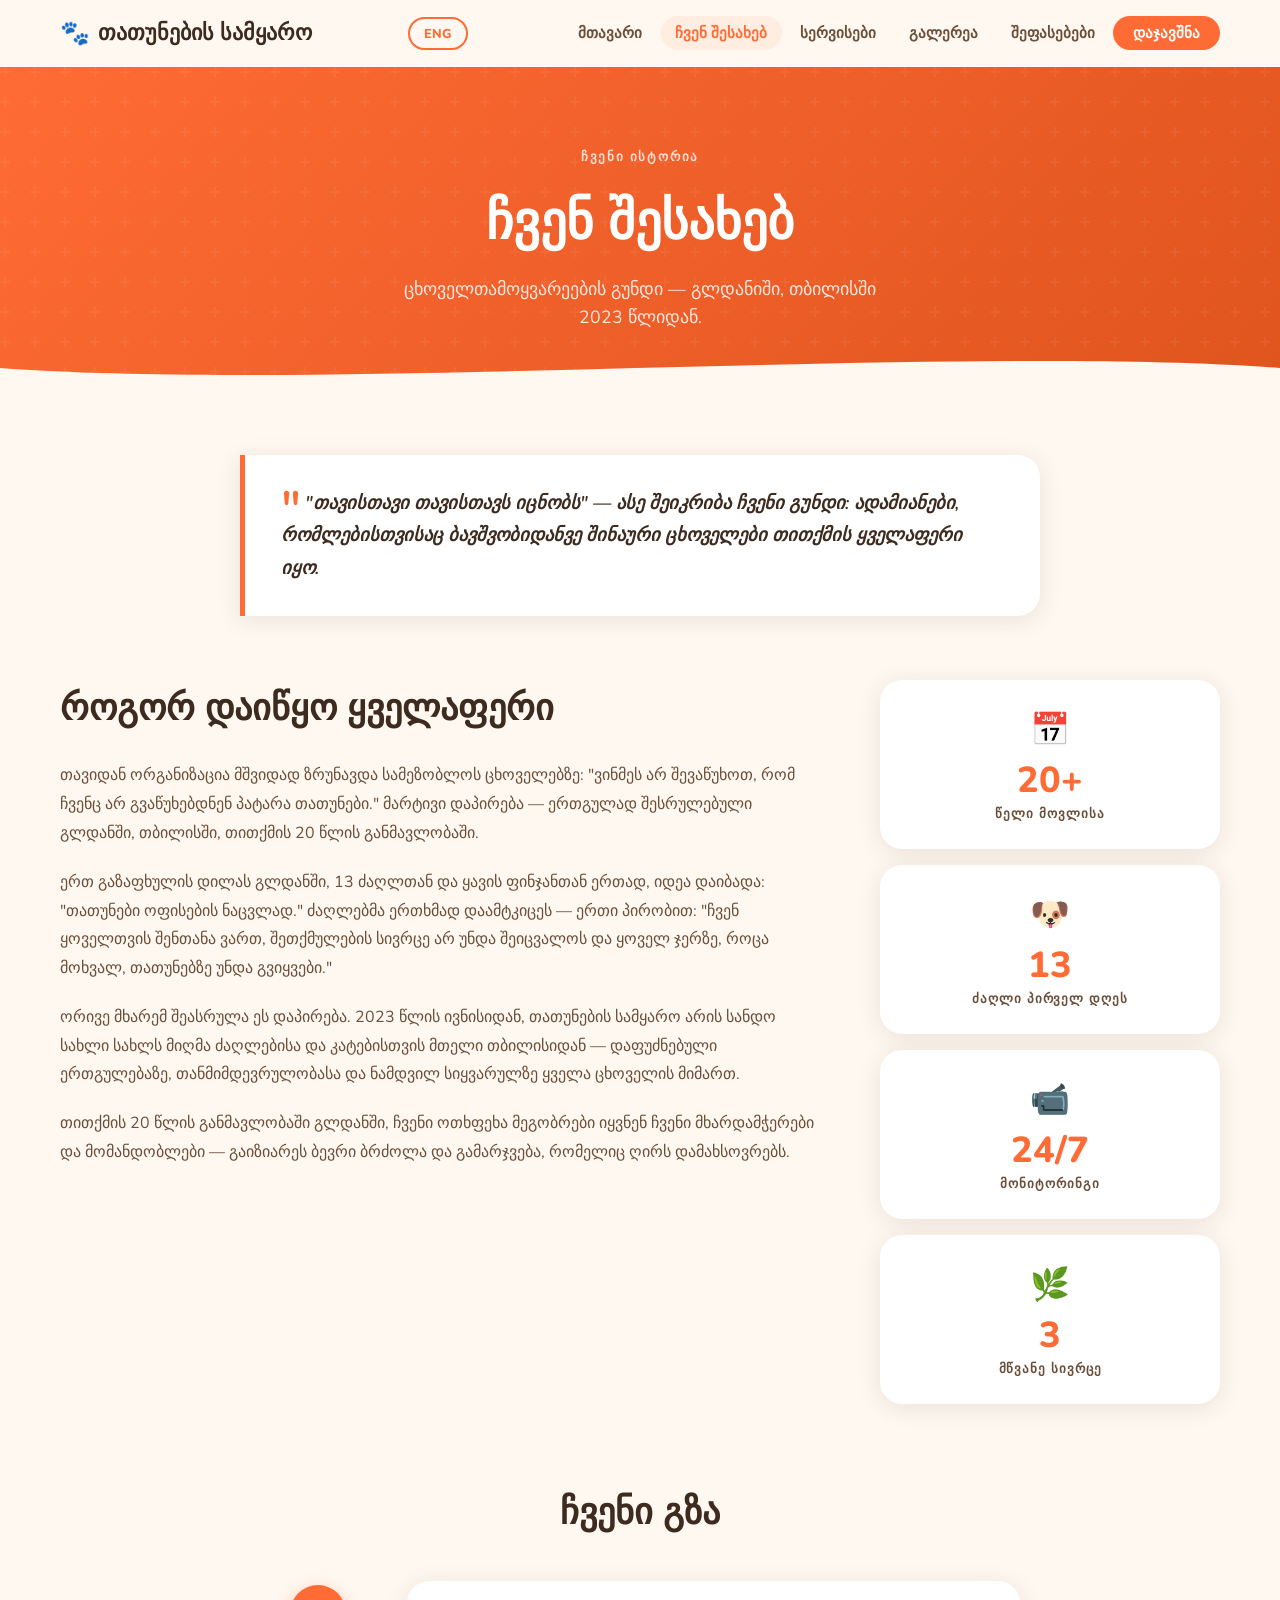
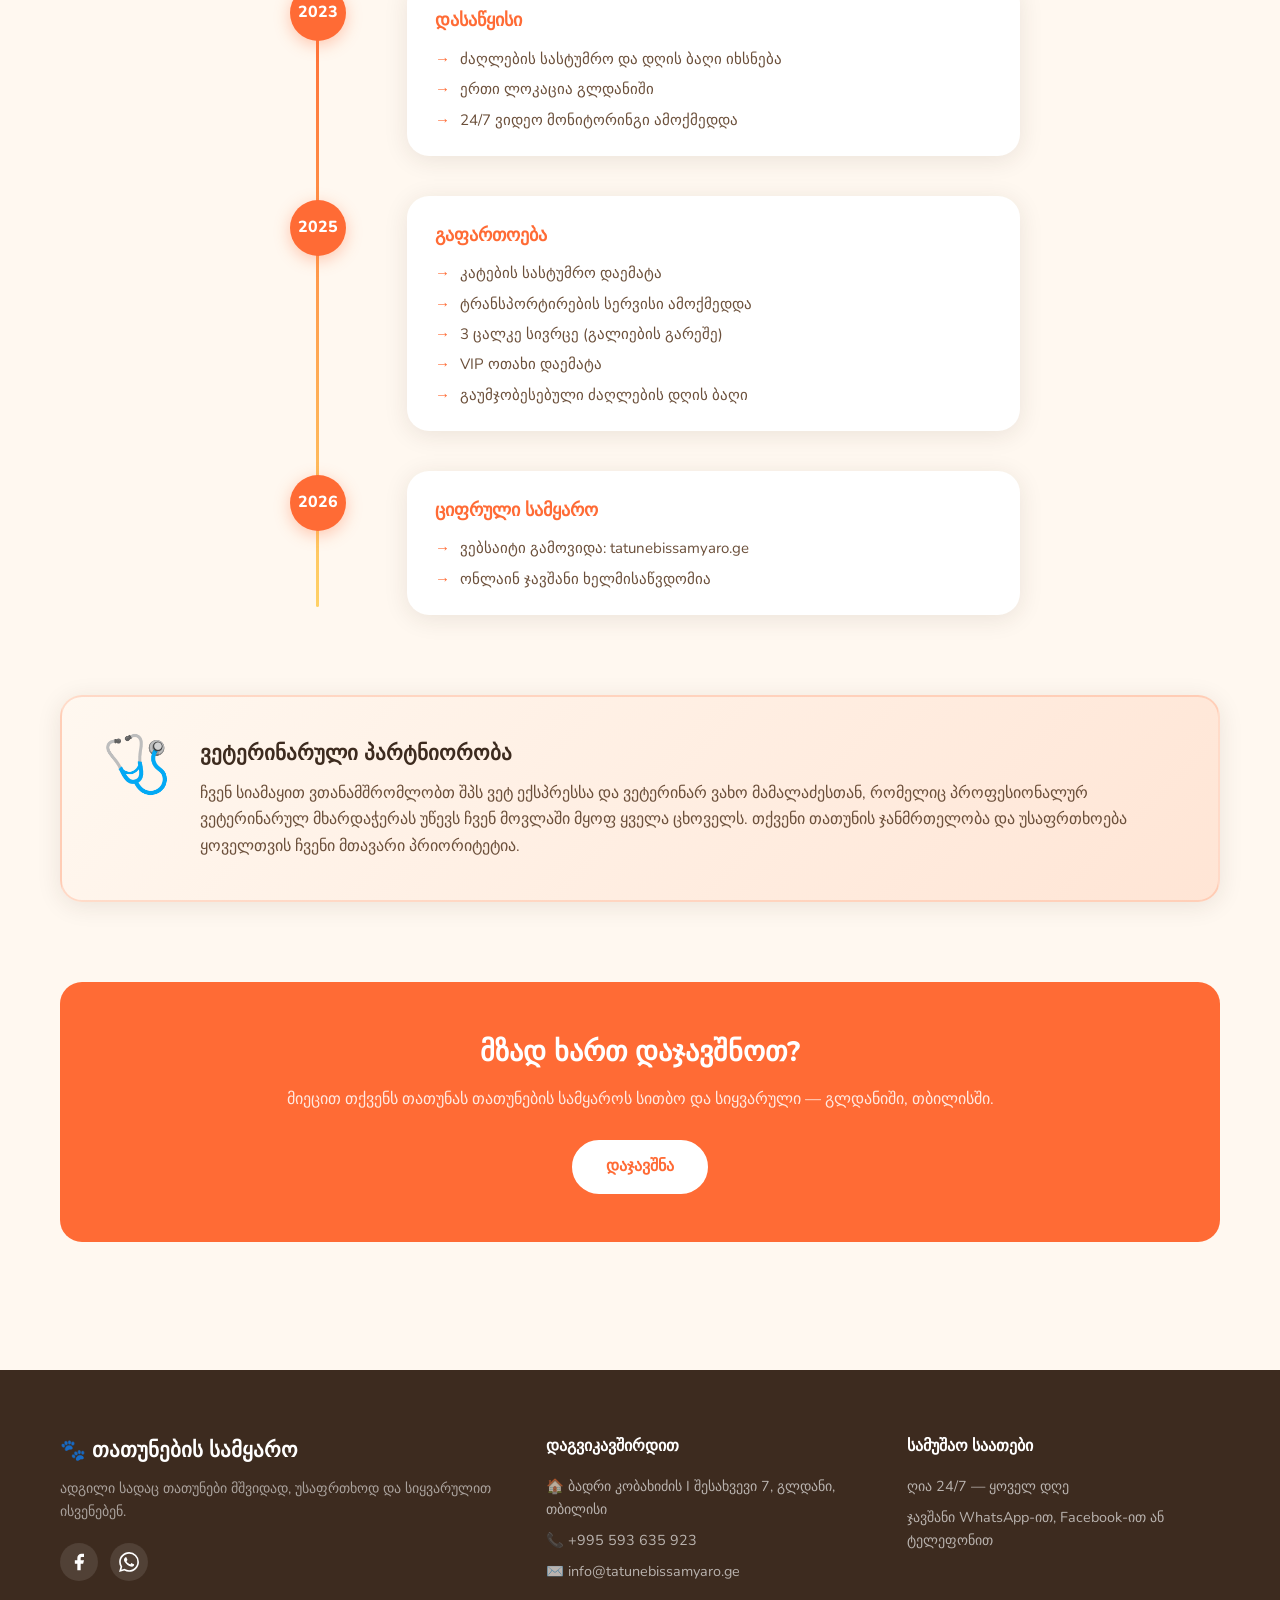
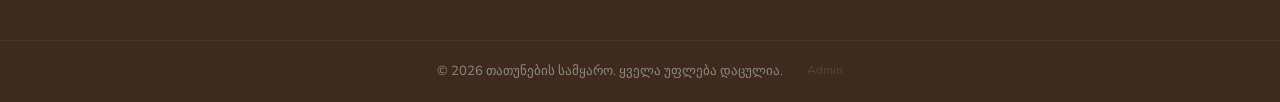
<file: about.html>
<!DOCTYPE html>
<html lang="ka">
<head>
  <meta charset="UTF-8" />
  <meta name="viewport" content="width=device-width, initial-scale=1.0" />
  <title data-en="About Us — Tatunebis Samyaro" data-ka="ჩვენ შესახებ — თათუნების სამყარო">ჩვენ შესახებ — თათუნების სამყარო</title>
  <meta name="description" content="თათუნების სამყარო — ჩვენ შესახებ. Tatunebis Samyaro pet hotel in Gldani, Tbilisi — our story, history and team." />
  <link rel="preconnect" href="https://fonts.googleapis.com" />
  <link rel="preconnect" href="https://fonts.gstatic.com" crossorigin />
  <link href="https://fonts.googleapis.com/css2?family=Nunito:wght@300;400;600;700;800&display=swap" rel="stylesheet" />
  <link rel="stylesheet" href="style.css" />
  <style>
    /* ── About page–specific styles ── */

    .page-hero {
      background: linear-gradient(135deg, #FF6B35 0%, #e0541e 100%);
      padding: 80px 0 60px;
      text-align: center;
      color: #fff;
      position: relative;
      overflow: hidden;
    }
    .page-hero::before {
      content: '';
      position: absolute;
      inset: 0;
      background: url("data:image/svg+xml,%3Csvg width='60' height='60' viewBox='0 0 60 60' xmlns='http://www.w3.org/2000/svg'%3E%3Cg fill='none' fill-rule='evenodd'%3E%3Cg fill='%23ffffff' fill-opacity='0.05'%3E%3Cpath d='M36 34v-4h-2v4h-4v2h4v4h2v-4h4v-2h-4zm0-30V0h-2v4h-4v2h4v4h2V6h4V4h-4zM6 34v-4H4v4H0v2h4v4h2v-4h4v-2H6zM6 4V0H4v4H0v2h4v4h2V6h4V4H6z'/%3E%3C/g%3E%3C/g%3E%3C/svg%3E");
    }
    .page-hero__eyebrow {
      font-size: .8rem;
      font-weight: 700;
      letter-spacing: .14em;
      text-transform: uppercase;
      opacity: .8;
      margin-bottom: .75rem;
    }
    .page-hero h1 {
      font-size: clamp(2rem, 5vw, 3.25rem);
      font-weight: 800;
      margin-bottom: .75rem;
    }
    .page-hero__sub {
      font-size: 1.1rem;
      opacity: .85;
      max-width: 500px;
      margin: 0 auto;
    }
    .page-hero__wave {
      position: absolute;
      bottom: -1px;
      left: 0;
      width: 100%;
      line-height: 0;
    }
    .page-hero__wave svg { width: 100%; height: 48px; }

    /* ── Quote block ── */
    .about-quote {
      background: var(--color-surface);
      border-left: 5px solid var(--color-primary);
      border-radius: 0 var(--radius-card) var(--radius-card) 0;
      padding: 2rem 2.25rem;
      margin: 0 auto 4rem;
      max-width: 800px;
      box-shadow: var(--shadow-card);
    }
    .about-quote blockquote {
      font-size: 1.15rem;
      font-style: italic;
      color: var(--color-text);
      line-height: 1.75;
      font-weight: 600;
    }
    .about-quote blockquote::before { content: '"'; font-size: 3rem; color: var(--color-primary); line-height: 0; vertical-align: -1rem; margin-right: .25rem; font-style: normal; }

    /* ── Story section ── */
    .about-story {
      display: grid;
      grid-template-columns: 1fr 340px;
      gap: 4rem;
      align-items: start;
      margin-bottom: 5rem;
    }
    .about-story__text h2 {
      font-size: clamp(1.6rem, 3vw, 2.25rem);
      font-weight: 800;
      margin-bottom: 1.5rem;
      color: var(--color-text);
    }
    .about-story__text p {
      font-size: 1rem;
      color: var(--color-muted);
      line-height: 1.8;
      margin-bottom: 1.25rem;
    }
    .about-story__text p:last-child { margin-bottom: 0; }

    .about-stats {
      display: flex;
      flex-direction: column;
      gap: 1rem;
      position: sticky;
      top: 90px;
    }
    .about-stat {
      background: var(--color-surface);
      border-radius: var(--radius-card);
      padding: 1.5rem 1.75rem;
      box-shadow: var(--shadow-card);
      text-align: center;
      transition: transform .22s ease, box-shadow .22s ease;
    }
    .about-stat:hover { transform: translateY(-3px); box-shadow: var(--shadow-lg); }
    .about-stat__icon { font-size: 2rem; margin-bottom: .5rem; }
    .about-stat__value {
      font-size: 2.25rem;
      font-weight: 800;
      color: var(--color-primary);
      line-height: 1;
      margin-bottom: .3rem;
    }
    .about-stat__label { font-size: .82rem; color: var(--color-muted); font-weight: 700; text-transform: uppercase; letter-spacing: .07em; }

    /* ── Timeline ── */
    .timeline-section { margin-bottom: 5rem; }
    .timeline-section h2 {
      font-size: clamp(1.6rem, 3vw, 2.25rem);
      font-weight: 800;
      margin-bottom: 2.5rem;
      text-align: center;
    }
    .timeline {
      position: relative;
      max-width: 760px;
      margin: 0 auto;
    }
    .timeline::before {
      content: '';
      position: absolute;
      left: 56px;
      top: 8px;
      bottom: 8px;
      width: 3px;
      background: linear-gradient(to bottom, var(--color-primary), var(--color-accent));
      border-radius: 3px;
    }
    .timeline-item {
      display: flex;
      gap: 2rem;
      margin-bottom: 2.5rem;
      position: relative;
    }
    .timeline-item:last-child { margin-bottom: 0; }
    .timeline-item__year {
      width: 115px;
      flex-shrink: 0;
      display: flex;
      flex-direction: column;
      align-items: center;
      gap: .5rem;
      padding-top: .25rem;
    }
    .timeline-item__bubble {
      width: 56px;
      height: 56px;
      border-radius: 50%;
      background: var(--color-primary);
      color: #fff;
      font-size: 1rem;
      font-weight: 800;
      display: flex;
      align-items: center;
      justify-content: center;
      box-shadow: 0 4px 16px rgba(255,107,53,.35);
      flex-shrink: 0;
      position: relative;
      z-index: 1;
    }
    .timeline-item__card {
      flex: 1;
      background: var(--color-surface);
      border-radius: var(--radius-card);
      padding: 1.5rem 1.75rem;
      box-shadow: var(--shadow-card);
      transition: transform .22s ease;
    }
    .timeline-item__card:hover { transform: translateX(4px); }
    .timeline-item__card h3 { font-size: 1.15rem; font-weight: 800; margin-bottom: .75rem; color: var(--color-primary); }
    .timeline-item__card ul { display: flex; flex-direction: column; gap: .4rem; }
    .timeline-item__card li { display: flex; align-items: center; gap: .6rem; font-size: .94rem; color: var(--color-muted); }
    .timeline-item__card li::before { content: '→'; color: var(--color-primary); font-weight: 800; flex-shrink: 0; }

    /* ── Vet partnership ── */
    .vet-card {
      background: linear-gradient(135deg, #FFF8F0 0%, #ffe5d5 100%);
      border: 2px solid rgba(255,107,53,.2);
      border-radius: var(--radius-card);
      padding: 2.5rem;
      display: flex;
      align-items: flex-start;
      gap: 1.75rem;
      margin-bottom: 5rem;
      box-shadow: var(--shadow-card);
    }
    .vet-card__icon { font-size: 3.5rem; flex-shrink: 0; line-height: 1; }
    .vet-card__body h3 { font-size: 1.3rem; font-weight: 800; margin-bottom: .6rem; }
    .vet-card__body p { font-size: .98rem; color: var(--color-muted); line-height: 1.7; }

    /* ── CTA strip ── */
    .about-cta {
      background: var(--color-primary);
      border-radius: var(--radius-card);
      padding: 3rem 2.5rem;
      text-align: center;
      color: #fff;
      margin-bottom: 2rem;
    }
    .about-cta h2 { font-size: 1.75rem; font-weight: 800; margin-bottom: .75rem; }
    .about-cta p { opacity: .85; margin-bottom: 1.75rem; font-size: 1rem; }
    .btn--white {
      background: #fff;
      color: var(--color-primary);
      border-color: #fff;
    }
    .btn--white:hover { background: #ffe5d5; border-color: #ffe5d5; color: var(--color-primary-d); transform: translateY(-2px); }

    /* ── Responsive ── */
    @media (max-width: 900px) {
      .about-story { grid-template-columns: 1fr; gap: 2.5rem; }
      .about-stats { flex-direction: row; flex-wrap: wrap; position: static; }
      .about-stat { flex: 1; min-width: 140px; }
      .timeline::before { left: 28px; }
      .timeline-item__year { width: 60px; }
      .timeline-item__bubble { width: 44px; height: 44px; font-size: .85rem; }
    }
    @media (max-width: 600px) {
      .about-quote { padding: 1.5rem; }
      .vet-card { flex-direction: column; gap: 1rem; padding: 1.5rem; }
      .about-cta { padding: 2rem 1.5rem; }
      .timeline-item { gap: 1rem; }
      .timeline-item__card { padding: 1.25rem; }
    }
  </style>
</head>
<body>

  <!-- ===== NAVBAR ===== -->
  <header class="navbar" id="navbar">
    <div class="navbar__container container">
      <a href="index.html" class="navbar__logo" aria-label="თათუნების სამყარო">
        <span class="navbar__paw" aria-hidden="true">🐾</span>
        <span class="navbar__brand" data-en="Tatunebis Samyaro" data-ka="თათუნების სამყარო">თათუნების სამყარო</span>
      </a>
      <button class="lang-toggle" id="langToggle" aria-label="Switch language">ENG</button>
      <button class="navbar__hamburger" id="hamburger" aria-label="Toggle menu" aria-expanded="false">
        <span></span><span></span><span></span>
      </button>
      <nav class="navbar__nav" id="navMenu" role="navigation" aria-label="Main navigation">
        <ul class="navbar__list">
          <li><a href="index.html" class="navbar__link" data-en="Home" data-ka="მთავარი">მთავარი</a></li>
          <li><a href="about.html" class="navbar__link navbar__link--active" data-en="About Us" data-ka="ჩვენ შესახებ">ჩვენ შესახებ</a></li>
          <li><a href="index.html#services" class="navbar__link" data-en="Services" data-ka="სერვისები">სერვისები</a></li>
          <li><a href="gallery.html" class="navbar__link" data-en="Gallery" data-ka="გალერეა">გალერეა</a></li>
          <li><a href="index.html#reviews" class="navbar__link" data-en="Reviews" data-ka="შეფასებები">შეფასებები</a></li>
          <li><a href="index.html#contact" class="navbar__link navbar__link--cta" data-en="Book Now" data-ka="დაჯავშნა">დაჯავშნა</a></li>
        </ul>
      </nav>
    </div>
  </header>

  <!-- ===== PAGE HERO ===== -->
  <section class="page-hero">
    <div class="container">
      <p class="page-hero__eyebrow" data-en="Our Story" data-ka="ჩვენი ისტორია">ჩვენი ისტორია</p>
      <h1 data-en="About Us" data-ka="ჩვენ შესახებ">ჩვენ შესახებ</h1>
      <p class="page-hero__sub" data-en="A team of lifelong animal lovers — in Gldani, Tbilisi since 2023." data-ka="ცხოველთამოყვარეების გუნდი — გლდანიში, თბილისში 2023 წლიდან.">ცხოველთამოყვარეების გუნდი — გლდანიში, თბილისში 2023 წლიდან.</p>
    </div>
    <div class="page-hero__wave">
      <svg viewBox="0 0 1440 48" preserveAspectRatio="none" xmlns="http://www.w3.org/2000/svg">
        <path d="M0,24 C360,48 1080,0 1440,24 L1440,48 L0,48 Z" fill="#FFF8F0"/>
      </svg>
    </div>
  </section>

  <!-- ===== CONTENT ===== -->
  <div class="section" style="padding-top: 64px;">
    <div class="container">

      <!-- Opening quote -->
      <div class="about-quote fade-in">
        <blockquote data-en='"Birds of a feather flock together," they say – and that&apos;s exactly how we came together: a team of people for whom, since childhood, pets have been almost everything.' data-ka='"თავისთავი თავისთავს იცნობს" — ასე შეიკრიბა ჩვენი გუნდი: ადამიანები, რომლებისთვისაც ბავშვობიდანვე შინაური ცხოველები თითქმის ყველაფერი იყო.'>"თავისთავი თავისთავს იცნობს" — ასე შეიკრიბა ჩვენი გუნდი: ადამიანები, რომლებისთვისაც ბავშვობიდანვე შინაური ცხოველები თითქმის ყველაფერი იყო.</blockquote>
      </div>

      <!-- Story + Stats -->
      <div class="about-story">
        <div class="about-story__text fade-in">
          <h2 data-en="How It All Started" data-ka="როგორ დაიწყო ყველაფერი">როგორ დაიწყო ყველაფერი</h2>
          <p data-en='At first, the organization focused on quietly caring for neighborhood pets: "Let&apos;s not bother anyone, so that no one bothers the little paws." A simple promise — kept faithfully for nearly 20 years in the Gldani neighbourhood of Tbilisi.' data-ka='თავიდან ორგანიზაცია მშვიდად ზრუნავდა სამეზობლოს ცხოველებზე: "ვინმეს არ შევაწუხოთ, რომ ჩვენც არ გვაწუხებდნენ პატარა თათუნები." მარტივი დაპირება — ერთგულად შესრულებული გლდანში, თბილისში, თითქმის 20 წლის განმავლობაში.'>თავიდან ორგანიზაცია მშვიდად ზრუნავდა სამეზობლოს ცხოველებზე: "ვინმეს არ შევაწუხოთ, რომ ჩვენც არ გვაწუხებდნენ პატარა თათუნები." მარტივი დაპირება — ერთგულად შესრულებული გლდანში, თბილისში, თითქმის 20 წლის განმავლობაში.</p>
          <p data-en="One spring morning in Gldani, sitting with 13 dogs and a cup of coffee, the idea was born: &quot;Paws instead of offices.&quot; The dogs approved unanimously — on one condition: &quot;We are always by your side, the conspiracy space must not change, and every time you come, you must tell us about your little paws.&quot;" data-ka="ერთ გაზაფხულის დილას გლდანში, 13 ძაღლთან და ყავის ფინჯანთან ერთად, იდეა დაიბადა: &quot;თათუნები ოფისების ნაცვლად.&quot; ძაღლებმა ერთხმად დაამტკიცეს — ერთი პირობით: &quot;ჩვენ ყოველთვის შენთანა ვართ, შეთქმულების სივრცე არ უნდა შეიცვალოს და ყოველ ჯერზე, როცა მოხვალ, თათუნებზე უნდა გვიყვები.&quot;">ერთ გაზაფხულის დილას გლდანში, 13 ძაღლთან და ყავის ფინჯანთან ერთად, იდეა დაიბადა: "თათუნები ოფისების ნაცვლად." ძაღლებმა ერთხმად დაამტკიცეს — ერთი პირობით: "ჩვენ ყოველთვის შენთანა ვართ, შეთქმულების სივრცე არ უნდა შეიცვალოს და ყოველ ჯერზე, როცა მოხვალ, თათუნებზე უნდა გვიყვები."</p>
          <p data-en="Both sides kept this promise. Since June 2023, Tatunebis Samyaro has been the trusted home away from home for dogs and cats across Tbilisi — built on loyalty, consistency, and genuine love for every animal that walks through our door." data-ka="ორივე მხარემ შეასრულა ეს დაპირება. 2023 წლის ივნისიდან, თათუნების სამყარო არის სანდო სახლი სახლს მიღმა ძაღლებისა და კატებისთვის მთელი თბილისიდან — დაფუძნებული ერთგულებაზე, თანმიმდევრულობასა და ნამდვილ სიყვარულზე ყველა ცხოველის მიმართ.">ორივე მხარემ შეასრულა ეს დაპირება. 2023 წლის ივნისიდან, თათუნების სამყარო არის სანდო სახლი სახლს მიღმა ძაღლებისა და კატებისთვის მთელი თბილისიდან — დაფუძნებული ერთგულებაზე, თანმიმდევრულობასა და ნამდვილ სიყვარულზე ყველა ცხოველის მიმართ.</p>
          <p data-en="For nearly 20 years in Gldani, our four-legged companions have served as our supporters and confidants — sharing many battles and victories worth remembering." data-ka="თითქმის 20 წლის განმავლობაში გლდანში, ჩვენი ოთხფეხა მეგობრები იყვნენ ჩვენი მხარდამჭერები და მომანდობლები — გაიზიარეს ბევრი ბრძოლა და გამარჯვება, რომელიც ღირს დამახსოვრებს.">თითქმის 20 წლის განმავლობაში გლდანში, ჩვენი ოთხფეხა მეგობრები იყვნენ ჩვენი მხარდამჭერები და მომანდობლები — გაიზიარეს ბევრი ბრძოლა და გამარჯვება, რომელიც ღირს დამახსოვრებს.</p>
        </div>
        <div class="about-stats fade-in">
          <div class="about-stat">
            <div class="about-stat__icon">📅</div>
            <div class="about-stat__value">20+</div>
            <div class="about-stat__label" data-en="Years of care" data-ka="წელი მოვლისა">წელი მოვლისა</div>
          </div>
          <div class="about-stat">
            <div class="about-stat__icon">🐶</div>
            <div class="about-stat__value">13</div>
            <div class="about-stat__label" data-en="Dogs on day one" data-ka="ძაღლი პირველ დღეს">ძაღლი პირველ დღეს</div>
          </div>
          <div class="about-stat">
            <div class="about-stat__icon">📹</div>
            <div class="about-stat__value">24/7</div>
            <div class="about-stat__label" data-en="Monitoring" data-ka="მონიტორინგი">მონიტორინგი</div>
          </div>
          <div class="about-stat">
            <div class="about-stat__icon">🌿</div>
            <div class="about-stat__value">3</div>
            <div class="about-stat__label" data-en="Green spaces" data-ka="მწვანე სივრცე">მწვანე სივრცე</div>
          </div>
        </div>
      </div>

      <!-- Timeline -->
      <div class="timeline-section fade-in">
        <h2 data-en="Our Journey" data-ka="ჩვენი გზა">ჩვენი გზა</h2>
        <div class="timeline">

          <div class="timeline-item">
            <div class="timeline-item__year">
              <div class="timeline-item__bubble">2023</div>
            </div>
            <div class="timeline-item__card">
              <h3 data-en="The Beginning" data-ka="დასაწყისი">დასაწყისი</h3>
              <ul>
                <li data-en="Dog hotel & daycare opens" data-ka="ძაღლების სასტუმრო და დღის ბაღი იხსნება">ძაღლების სასტუმრო და დღის ბაღი იხსნება</li>
                <li data-en="One location in Gldani" data-ka="ერთი ლოკაცია გლდანიში">ერთი ლოკაცია გლდანიში</li>
                <li data-en="24/7 video monitoring launched" data-ka="24/7 ვიდეო მონიტორინგი ამოქმედდა">24/7 ვიდეო მონიტორინგი ამოქმედდა</li>
              </ul>
            </div>
          </div>

          <div class="timeline-item">
            <div class="timeline-item__year">
              <div class="timeline-item__bubble">2025</div>
            </div>
            <div class="timeline-item__card">
              <h3 data-en="Expansion" data-ka="გაფართოება">გაფართოება</h3>
              <ul>
                <li data-en="Cat hotel added" data-ka="კატების სასტუმრო დაემატა">კატების სასტუმრო დაემატა</li>
                <li data-en="Transportation service launched" data-ka="ტრანსპორტირების სერვისი ამოქმედდა">ტრანსპორტირების სერვისი ამოქმედდა</li>
                <li data-en="3 separate spaces (no cages)" data-ka="3 ცალკე სივრცე (გალიების გარეშე)">3 ცალკე სივრცე (გალიების გარეშე)</li>
                <li data-en="VIP room introduced" data-ka="VIP ოთახი დაემატა">VIP ოთახი დაემატა</li>
                <li data-en="Improved dog daycare programme" data-ka="გაუმჯობესებული ძაღლების დღის ბაღი">გაუმჯობესებული ძაღლების დღის ბაღი</li>
              </ul>
            </div>
          </div>

          <div class="timeline-item">
            <div class="timeline-item__year">
              <div class="timeline-item__bubble">2026</div>
            </div>
            <div class="timeline-item__card">
              <h3 data-en="Going Online" data-ka="ციფრული სამყარო">ციფრული სამყარო</h3>
              <ul>
                <li data-en="Website launched: tatunebissamyaro.ge" data-ka="ვებსაიტი გამოვიდა: tatunebissamyaro.ge">ვებსაიტი გამოვიდა: tatunebissamyaro.ge</li>
                <li data-en="Online booking available" data-ka="ონლაინ ჯავშანი ხელმისაწვდომია">ონლაინ ჯავშანი ხელმისაწვდომია</li>
              </ul>
            </div>
          </div>

        </div>
      </div>

      <!-- Vet partnership -->
      <div class="vet-card fade-in">
        <div class="vet-card__icon">🩺</div>
        <div class="vet-card__body">
          <h3 data-en="Veterinary Partnership" data-ka="ვეტერინარული პარტნიორობა">ვეტერინარული პარტნიორობა</h3>
          <p data-en="We are proud to partner with LLC Vet Express and veterinarian Dr. Vakho Mamaladze, who provides professional veterinary support for all animals in our care. Your pet's health and safety is always our top priority." data-ka="ჩვენ სიამაყით ვთანამშრომლობთ შპს ვეტ ექსპრესსა და ვეტერინარ ვახო მამალაძესთან, რომელიც პროფესიონალურ ვეტერინარულ მხარდაჭერას უწევს ჩვენ მოვლაში მყოფ ყველა ცხოველს. თქვენი თათუნის ჯანმრთელობა და უსაფრთხოება ყოველთვის ჩვენი მთავარი პრიორიტეტია.">ჩვენ სიამაყით ვთანამშრომლობთ შპს ვეტ ექსპრესსა და ვეტერინარ ვახო მამალაძესთან, რომელიც პროფესიონალურ ვეტერინარულ მხარდაჭერას უწევს ჩვენ მოვლაში მყოფ ყველა ცხოველს. თქვენი თათუნის ჯანმრთელობა და უსაფრთხოება ყოველთვის ჩვენი მთავარი პრიორიტეტია.</p>
        </div>
      </div>

      <!-- CTA -->
      <div class="about-cta fade-in">
        <h2 data-en="Ready to book a stay?" data-ka="მზად ხართ დაჯავშნოთ?">მზად ხართ დაჯავშნოთ?</h2>
        <p data-en="Let your pet experience the warmth and love of Tatunebis Samyaro — in Gldani, Tbilisi." data-ka="მიეცით თქვენს თათუნას თათუნების სამყაროს სითბო და სიყვარული — გლდანიში, თბილისში.">მიეცით თქვენს თათუნას თათუნების სამყაროს სითბო და სიყვარული — გლდანიში, თბილისში.</p>
        <a href="index.html#contact" class="btn btn--white" data-en="Book a Stay" data-ka="დაჯავშნა">დაჯავშნა</a>
      </div>

    </div>
  </div>

  <!-- ===== FOOTER ===== -->
  <footer class="footer">
    <div class="footer__container container">
      <div class="footer__brand">
        <a href="index.html" class="footer__logo">🐾 <span data-en="Tatunebis Samyaro" data-ka="თათუნების სამყარო">თათუნების სამყარო</span></a>
        <p class="footer__tagline" data-en="A place where pets rest peacefully, safely, and with love." data-ka="ადგილი სადაც თათუნები მშვიდად, უსაფრთხოდ და სიყვარულით ისვენებენ.">ადგილი სადაც თათუნები მშვიდად, უსაფრთხოდ და სიყვარულით ისვენებენ.</p>
        <div class="footer__social">
          <a href="https://www.facebook.com/people/%E1%83%AA%E1%83%AE%E1%83%9D%E1%83%95%E1%83%94%E1%83%9A%E1%83%94%E1%83%91%E1%83%98%E1%83%A1-%E1%83%A1%E1%83%90%E1%83%A1%E1%83%A2%E1%83%A3%E1%83%9B%E1%83%A0%E1%83%9D-%E1%83%97%E1%83%90%E1%83%97%E1%83%A3%E1%83%9C%E1%83%94%E1%83%91%E1%83%98%E1%83%A1-%E1%83%A1%E1%83%90%E1%83%9C%E1%83%99%E1%83%90%E1%83%A0%E1%83%9E/100063686547878/" target="_blank" rel="noopener" class="footer__social-link" aria-label="Facebook">
            <svg width="20" height="20" viewBox="0 0 24 24" fill="currentColor"><path d="M18 2h-3a5 5 0 0 0-5 5v3H7v4h3v8h4v-8h3l1-4h-4V7a1 1 0 0 1 1-1h3z"/></svg>
          </a>
          <a href="https://wa.me/995593635923" target="_blank" rel="noopener" class="footer__social-link" aria-label="WhatsApp">
            <svg width="20" height="20" viewBox="0 0 24 24" fill="currentColor"><path d="M17.472 14.382c-.297-.149-1.758-.867-2.03-.967-.273-.099-.471-.148-.67.15-.197.297-.767.966-.94 1.164-.173.199-.347.223-.644.075-.297-.15-1.255-.463-2.39-1.475-.883-.788-1.48-1.761-1.653-2.059-.173-.297-.018-.458.13-.606.134-.133.298-.347.446-.52.149-.174.198-.298.298-.497.099-.198.05-.371-.025-.52-.075-.149-.669-1.612-.916-2.207-.242-.579-.487-.5-.669-.51-.173-.008-.371-.01-.57-.01-.198 0-.52.074-.792.372-.272.297-1.04 1.016-1.04 2.479 0 1.462 1.065 2.875 1.213 3.074.149.198 2.096 3.2 5.077 4.487.709.306 1.262.489 1.694.625.712.227 1.36.195 1.871.118.571-.085 1.758-.719 2.006-1.413.248-.694.248-1.289.173-1.413-.074-.124-.272-.198-.57-.347m-5.421 7.403h-.004a9.87 9.87 0 0 1-5.031-1.378l-.361-.214-3.741.982.998-3.648-.235-.374a9.86 9.86 0 0 1-1.51-5.26c.001-5.45 4.436-9.884 9.888-9.884 2.64 0 5.122 1.03 6.988 2.898a9.825 9.825 0 0 1 2.893 6.994c-.003 5.45-4.437 9.884-9.885 9.884m8.413-18.297A11.815 11.815 0 0 0 12.05 0C5.495 0 .16 5.335.157 11.892c0 2.096.547 4.142 1.588 5.945L.057 24l6.305-1.654a11.882 11.882 0 0 0 5.683 1.448h.005c6.554 0 11.89-5.335 11.893-11.893a11.821 11.821 0 0 0-3.48-8.413z"/></svg>
          </a>
        </div>
      </div>
      <div class="footer__info">
        <h4 class="footer__heading" data-en="Contact Us" data-ka="დაგვიკავშირდით">დაგვიკავშირდით</h4>
        <p>🏠 <span data-en="7 First Lane of Badri Kobakhidze, Gldani, Tbilisi" data-ka="ბადრი კობახიძის I შესახვევი 7, გლდანი, თბილისი">ბადრი კობახიძის I შესახვევი 7, გლდანი, თბილისი</span></p>
        <p>📞 <a href="tel:+995593635923">+995 593 635 923</a></p>
        <p>✉️ <a href="mailto:info@tatunebissamyaro.ge">info@tatunebissamyaro.ge</a></p>
      </div>
      <div class="footer__hours">
        <h4 class="footer__heading" data-en="Opening Hours" data-ka="სამუშაო საათები">სამუშაო საათები</h4>
        <p data-en="Open 24/7 — Every day" data-ka="ღია 24/7 — ყოველ დღე">ღია 24/7 — ყოველ დღე</p>
        <p data-en="Bookings via WhatsApp, Facebook or phone" data-ka="ჯავშანი WhatsApp-ით, Facebook-ით ან ტელეფონით">ჯავშანი WhatsApp-ით, Facebook-ით ან ტელეფონით</p>
      </div>
    </div>
    <div class="footer__bottom">
      <p>&copy; 2026 <span data-en="Tatunebis Samyaro Pet Hotel. All rights reserved." data-ka="თათუნების სამყარო. ყველა უფლება დაცულია.">თათუნების სამყარო. ყველა უფლება დაცულია.</span></p>
      <a href="admin.html" class="footer__admin-link">Admin</a>
    </div>
  </footer>

  <script src="script.js"></script>
  <style>
    /* Active nav link highlight */
    .navbar__link--active {
      color: var(--color-primary) !important;
      background: rgba(255,107,53,.08);
      border-radius: 100px;
    }
  </style>
</body>
</html>
</file>
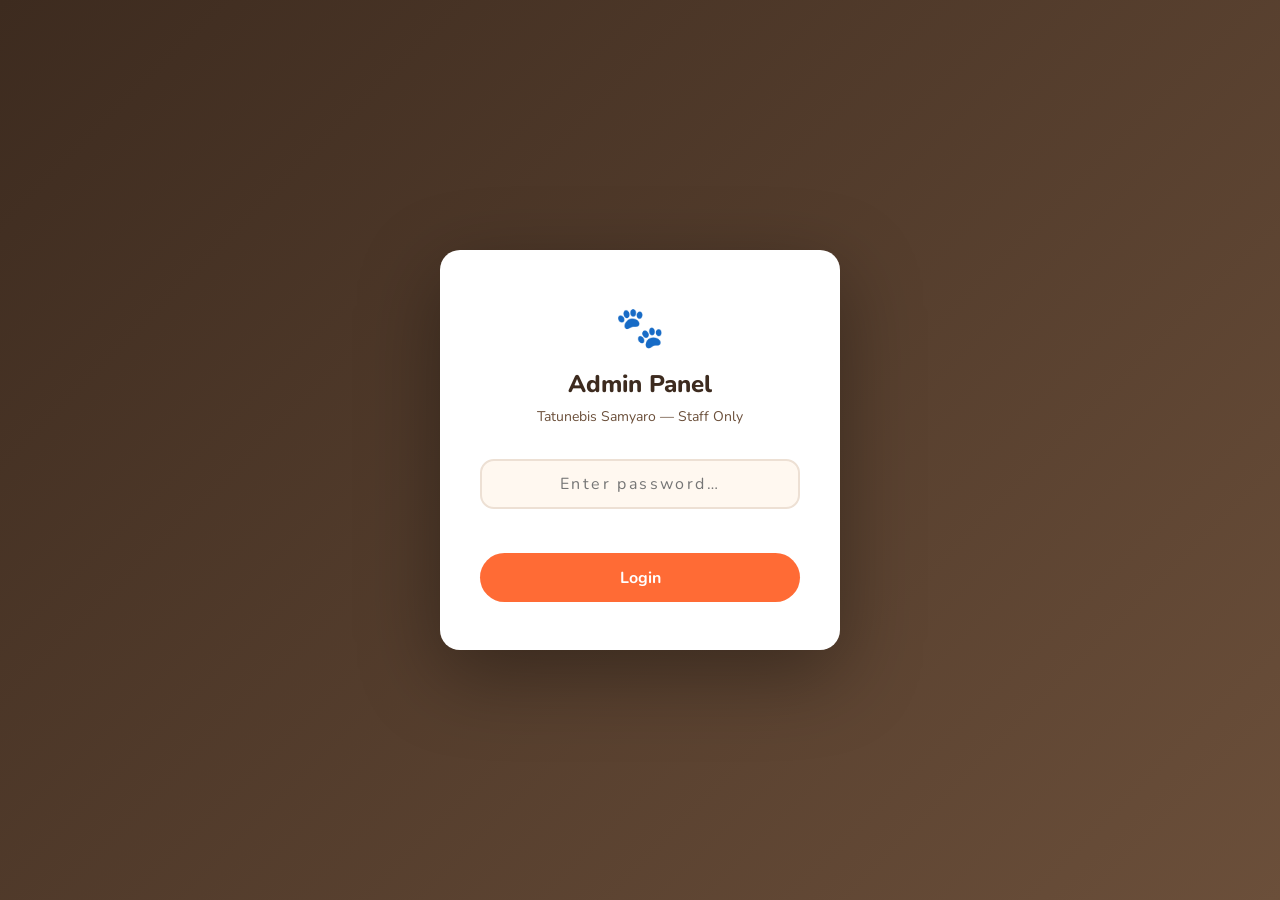
<file: admin.html>
<!DOCTYPE html>
<html lang="en">
<head>
  <meta charset="UTF-8" />
  <meta name="viewport" content="width=device-width, initial-scale=1.0" />
  <title>Admin — Tatunebis Samyaro</title>
  <link rel="preconnect" href="https://fonts.googleapis.com" />
  <link rel="preconnect" href="https://fonts.gstatic.com" crossorigin />
  <link href="https://fonts.googleapis.com/css2?family=Nunito:wght@400;600;700;800&display=swap" rel="stylesheet" />
  <link rel="stylesheet" href="admin.css" />
</head>
<body>

  <!-- ===== AUTH GATE ===== -->
  <div class="auth-gate" id="authGate">
    <div class="auth-card">
      <div class="auth-card__logo">🐾</div>
      <h1>Admin Panel</h1>
      <p class="auth-card__sub">Tatunebis Samyaro — Staff Only</p>
      <input type="password" id="passwordInput" placeholder="Enter password…" autocomplete="current-password" />
      <p class="auth-error" id="authError"></p>
      <button class="btn-login" id="loginBtn">Login</button>
    </div>
  </div>

  <!-- ===== SIDEBAR OVERLAY (mobile) ===== -->
  <div class="sidebar-overlay" id="sidebarOverlay"></div>

  <!-- ===== ADMIN LAYOUT ===== -->
  <div class="admin-layout hidden" id="adminLayout">

    <!-- Sidebar -->
    <aside class="sidebar" id="sidebar">
      <div class="sidebar__brand">
        <div class="sidebar__logo">
          <span>🐾</span>
          <span>Tatunebis Samyaro</span>
        </div>
        <p class="sidebar__sub">Admin Panel</p>
      </div>
      <nav class="sidebar__nav">
        <ul>
          <li><button class="sidebar__link active" data-panel="reservations">📋 Reservations</button></li>
          <li><button class="sidebar__link" data-panel="gallery">🖼️ Gallery</button></li>
          <li><button class="sidebar__link" data-panel="settings">⚙️ Settings</button></li>
          <li><a href="index.html" target="_blank" class="sidebar__link">🌐 View Website</a></li>
        </ul>
      </nav>
      <button class="sidebar__logout" id="logoutBtn">🚪 Log Out</button>
      <div class="sidebar__footer">v1.0 · localStorage</div>
    </aside>

    <!-- Main -->
    <main class="admin-main">

      <!-- Top bar -->
      <div class="admin-topbar">
        <div style="display:flex;align-items:center;gap:.75rem;">
          <button class="menu-toggle" id="menuToggle" aria-label="Toggle sidebar">☰</button>
          <h2 class="admin-topbar__title">Reservations</h2>
        </div>
        <div class="admin-topbar__right">
          <span class="admin-topbar__time" id="currentTime"></span>
          <a href="index.html" style="font-size:.83rem;font-weight:700;color:var(--color-primary);">← Back to site</a>
        </div>
      </div>

      <!-- Content -->
      <div class="admin-content">

        <!-- ===== GALLERY PANEL ===== -->
        <div id="panelGallery" class="admin-panel" hidden>

          <div class="gallery-panel-header">
            <h3>🖼️ Gallery Groups</h3>
            <button class="btn-add-group" id="btnAddGroup">+ New Group</button>
          </div>

          <!-- Add group inline form -->
          <div class="gallery-add-group" id="galleryAddGroup" hidden>
            <input type="text" id="newGroupName" placeholder="Group name…" maxlength="80" />
            <button class="gbtn gbtn--save" id="btnSaveGroup">Save</button>
            <button class="gbtn gbtn--cancel" id="btnCancelGroup">Cancel</button>
          </div>

          <!-- Groups list (JS renders here) -->
          <div id="galleryGroupsList"></div>

          <!-- Upload modal -->
          <div class="gallery-upload-modal" id="galleryUploadModal" hidden>
            <div class="gallery-upload-modal__box">
              <div class="gallery-upload-modal__header">
                <span id="uploadModalTitle">Upload</span>
                <button class="gallery-upload-modal__close" id="uploadModalClose">✕</button>
              </div>
              <div class="gallery-upload-tabs">
                <button class="gallery-upload-tab active" data-utype="image">📷 Photos</button>
                <button class="gallery-upload-tab" data-utype="video">🎬 Videos</button>
              </div>

              <!-- Photo dropzone -->
              <div class="gallery-upload" id="galleryUploadArea">
                <input type="file" id="galleryFileInput" accept="image/*" multiple hidden />
                <label for="galleryFileInput" class="gallery-upload__label">
                  <span class="gallery-upload__icon">📷</span>
                  <span>Click to select photos or drag & drop</span>
                </label>
                <p class="gallery-upload__hint">JPG · PNG · WEBP · Max 5 MB each · Multiple allowed</p>
              </div>

              <!-- Video dropzone -->
              <div class="gallery-upload" id="galleryVideoUploadArea" hidden>
                <input type="file" id="galleryVideoInput" accept="video/*" multiple hidden />
                <label for="galleryVideoInput" class="gallery-upload__label">
                  <span class="gallery-upload__icon">🎬</span>
                  <span>Click to select videos or drag & drop</span>
                </label>
                <p class="gallery-upload__hint">MP4 · MOV · WEBM · Max 50 MB each · Short clips recommended</p>
              </div>

              <div id="galleryUploadError" class="gallery-upload__error" hidden></div>

              <!-- Progress -->
              <div class="gallery-progress" id="galleryUploadProgress" hidden>
                <div class="gallery-progress__bar"><div class="gallery-progress__fill" id="progressFill"></div></div>
                <span id="progressText">Uploading…</span>
              </div>
            </div>
          </div>

        </div>

        <!-- ===== SETTINGS PANEL ===== -->
        <div id="panelSettings" class="admin-panel" hidden>
          <div class="settings-section">
            <h3>⚙️ Settings</h3>

            <div class="settings-card">
              <h4>Change Password</h4>
              <div class="settings-form" id="passwordForm">
                <div class="settings-field">
                  <label for="currentPassword">Current Password</label>
                  <input type="password" id="currentPassword" placeholder="Enter current password…" autocomplete="current-password" />
                  <p class="settings-error" id="currentPassword-error"></p>
                </div>
                <div class="settings-field">
                  <label for="newPassword">New Password</label>
                  <input type="password" id="newPassword" placeholder="Enter new password…" autocomplete="new-password" />
                  <p class="settings-error" id="newPassword-error"></p>
                </div>
                <div class="settings-field">
                  <label for="confirmPassword">Confirm New Password</label>
                  <input type="password" id="confirmPassword" placeholder="Repeat new password…" autocomplete="new-password" />
                  <p class="settings-error" id="confirmPassword-error"></p>
                </div>
                <div class="settings-actions">
                  <button class="btn-save-password" id="btnSavePassword">Save Password</button>
                </div>
                <p class="settings-success" id="passwordSuccess" hidden>✅ Password updated successfully.</p>
              </div>
            </div>
          </div>
        </div>

        <!-- ===== RESERVATIONS PANEL ===== -->
        <div id="panelReservations" class="admin-panel">

        <!-- Stats -->
        <div class="stats-grid" id="statsGrid">
          <div class="stat-card stat-card--primary">
            <div class="stat-card__icon">📋</div>
            <div class="stat-card__label">Total Bookings</div>
            <div class="stat-card__value" id="statTotal">0</div>
          </div>
          <div class="stat-card stat-card--amber">
            <div class="stat-card__icon">⏳</div>
            <div class="stat-card__label">Pending</div>
            <div class="stat-card__value" id="statPending">0</div>
          </div>
          <div class="stat-card stat-card--green">
            <div class="stat-card__icon">✅</div>
            <div class="stat-card__label">Confirmed</div>
            <div class="stat-card__value" id="statConfirmed">0</div>
          </div>
          <div class="stat-card stat-card--blue">
            <div class="stat-card__icon">📅</div>
            <div class="stat-card__label">Today's Check-ins</div>
            <div class="stat-card__value" id="statToday">0</div>
          </div>
        </div>

        <!-- Toolbar -->
        <div class="toolbar">
          <input type="search" class="toolbar__search" id="searchInput" placeholder="🔍  Search by name, pet or email…" />
          <div class="filter-pills">
            <button class="filter-pill active" data-filter="all">All</button>
            <button class="filter-pill" data-filter="pending">Pending</button>
            <button class="filter-pill" data-filter="confirmed">Confirmed</button>
            <button class="filter-pill" data-filter="cancelled">Cancelled</button>
          </div>
          <button class="btn-danger" id="clearAllBtn">🗑 Clear All</button>
        </div>

        <!-- Table -->
        <div class="table-wrapper">
          <table class="reservations-table" id="reservationsTable">
            <thead>
              <tr>
                <th>#</th>
                <th>Submitted</th>
                <th>Guest Name</th>
                <th>Email</th>
                <th>Phone</th>
                <th>Pet</th>
                <th>Type</th>
                <th>Check-in</th>
                <th>Check-out</th>
                <th>Notes</th>
                <th>Status</th>
                <th>Actions</th>
              </tr>
            </thead>
            <tbody id="tableBody">
              <!-- Rows injected by JS -->
            </tbody>
          </table>
          <!-- Empty state -->
          <div class="empty-state hidden" id="emptyState">
            <div class="empty-state__icon">🐾</div>
            <h3>No reservations yet</h3>
            <p>Bookings submitted through the website will appear here.</p>
          </div>
        </div>

        </div><!-- /panelReservations -->

      </div><!-- /admin-content -->
    </main>
  </div><!-- /admin-layout -->

  <!-- ===== DETAIL MODAL ===== -->
  <div class="modal-overlay" id="modalOverlay">
    <div class="modal" role="dialog" aria-modal="true" aria-labelledby="modalTitle">
      <div class="modal__header">
        <h3 class="modal__title" id="modalTitle">Reservation Details</h3>
        <button class="modal__close" id="modalClose" aria-label="Close">✕</button>
      </div>
      <div class="modal__body" id="modalBody">
        <!-- Content injected by JS -->
      </div>
    </div>
  </div>

  <script>
  (function () {
    'use strict';

    var LS_KEY   = 'ts_reservations';
    var AUTH_KEY = 'ts_admin_auth';
    var PW_KEY   = 'ts_admin_pw';
    var PASSWORD = localStorage.getItem(PW_KEY) || 'parole1';

    // ---- State ----
    var currentFilter = 'all';
    var currentSearch = '';
    var currentModalId = null;

    // ---- DOM refs ----
    var authGate      = document.getElementById('authGate');
    var adminLayout   = document.getElementById('adminLayout');
    var passwordInput = document.getElementById('passwordInput');
    var loginBtn      = document.getElementById('loginBtn');
    var authError     = document.getElementById('authError');
    var logoutBtn     = document.getElementById('logoutBtn');
    var sidebar       = document.getElementById('sidebar');
    var sidebarOverlay= document.getElementById('sidebarOverlay');
    var menuToggle    = document.getElementById('menuToggle');
    var searchInput   = document.getElementById('searchInput');
    var filterPills   = document.querySelectorAll('.filter-pill');
    var clearAllBtn   = document.getElementById('clearAllBtn');
    var tableBody     = document.getElementById('tableBody');
    var emptyState    = document.getElementById('emptyState');
    var modalOverlay  = document.getElementById('modalOverlay');
    var modalBody     = document.getElementById('modalBody');
    var modalClose    = document.getElementById('modalClose');

    // =============================================
    // AUTH
    // =============================================
    function checkAuth() {
      if (sessionStorage.getItem(AUTH_KEY) === '1') {
        showDashboard();
      }
    }

    function handleLogin() {
      var val = passwordInput.value;
      if (val === PASSWORD) {
        sessionStorage.setItem(AUTH_KEY, '1');
        authError.textContent = '';
        passwordInput.classList.remove('error');
        showDashboard();
      } else {
        authError.textContent = 'Incorrect password. Please try again.';
        passwordInput.classList.add('error');
        passwordInput.select();
      }
    }

    function handleLogout() {
      sessionStorage.removeItem(AUTH_KEY);
      adminLayout.classList.add('hidden');
      authGate.classList.remove('hidden');
      passwordInput.value = '';
      authError.textContent = '';
    }

    function showDashboard() {
      authGate.classList.add('hidden');
      adminLayout.classList.remove('hidden');
      showPanel('reservations');
      renderAll();
      startClock();
    }

    loginBtn.addEventListener('click', handleLogin);
    passwordInput.addEventListener('keydown', function (e) {
      if (e.key === 'Enter') handleLogin();
    });
    logoutBtn.addEventListener('click', handleLogout);

    // =============================================
    // DATA
    // =============================================
    function loadReservations() {
      return JSON.parse(localStorage.getItem(LS_KEY) || '[]');
    }

    function saveReservations(data) {
      localStorage.setItem(LS_KEY, JSON.stringify(data));
    }

    function updateStatus(id, newStatus) {
      var data = loadReservations();
      data = data.map(function (r) {
        return r.id === id ? Object.assign({}, r, { status: newStatus }) : r;
      });
      saveReservations(data);
      renderAll();
      if (currentModalId === id) openModal(id);
    }

    function deleteReservation(id) {
      if (!confirm('Delete this reservation? This cannot be undone.')) return;
      var data = loadReservations().filter(function (r) { return r.id !== id; });
      saveReservations(data);
      closeModal();
      renderAll();
    }

    function clearAll() {
      if (!confirm('Delete ALL reservations? This cannot be undone.')) return;
      localStorage.removeItem(LS_KEY);
      renderAll();
    }

    clearAllBtn.addEventListener('click', clearAll);

    // =============================================
    // FILTER + SEARCH
    // =============================================
    filterPills.forEach(function (pill) {
      pill.addEventListener('click', function () {
        filterPills.forEach(function (p) { p.classList.remove('active'); });
        pill.classList.add('active');
        currentFilter = pill.dataset.filter;
        renderTable();
      });
    });

    searchInput.addEventListener('input', function () {
      currentSearch = searchInput.value.toLowerCase().trim();
      renderTable();
    });

    function applyFilters(data) {
      return data
        .slice()
        .sort(function (a, b) { return b.id - a.id; }) // newest first
        .filter(function (r) {
          if (currentFilter !== 'all' && r.status !== currentFilter) return false;
          if (currentSearch) {
            var hay = [r.fullName, r.email, r.petName, r.petType].join(' ').toLowerCase();
            if (!hay.includes(currentSearch)) return false;
          }
          return true;
        });
    }

    // =============================================
    // STATS
    // =============================================
    function renderStats(data) {
      var today = new Date().toISOString().slice(0, 10);
      document.getElementById('statTotal').textContent     = data.length;
      document.getElementById('statPending').textContent   = data.filter(function (r) { return r.status === 'pending'; }).length;
      document.getElementById('statConfirmed').textContent = data.filter(function (r) { return r.status === 'confirmed'; }).length;
      document.getElementById('statToday').textContent     = data.filter(function (r) { return r.checkin === today; }).length;
    }

    // =============================================
    // TABLE
    // =============================================
    function fmtDate(iso) {
      if (!iso) return '—';
      var parts = iso.split('-');
      return parts[2] + '/' + parts[1] + '/' + parts[0];
    }

    function fmtSubmitted(iso) {
      if (!iso) return '—';
      var d = new Date(iso);
      return d.toLocaleDateString('en-GB', { day: '2-digit', month: 'short' })
        + ' ' + d.toLocaleTimeString('en-GB', { hour: '2-digit', minute: '2-digit' });
    }

    function statusBadge(status) {
      var labels = { pending: '⏳ Pending', confirmed: '✅ Confirmed', cancelled: '✖ Cancelled' };
      return '<span class="status-badge status-badge--' + status + '">' + (labels[status] || status) + '</span>';
    }

    function renderTable() {
      var data    = loadReservations();
      var filtered = applyFilters(data);

      if (filtered.length === 0) {
        tableBody.innerHTML = '';
        emptyState.classList.remove('hidden');
        return;
      }
      emptyState.classList.add('hidden');

      var html = '';
      filtered.forEach(function (r, idx) {
        html += '<tr data-id="' + r.id + '">';
        html += '<td data-label="#">' + (filtered.length - idx) + '</td>';
        html += '<td data-label="Submitted">' + fmtSubmitted(r.submittedAt) + '</td>';
        html += '<td data-label="Name"><strong>' + esc(r.fullName) + '</strong></td>';
        html += '<td data-label="Email"><a href="mailto:' + esc(r.email) + '" onclick="event.stopPropagation()" style="color:var(--color-primary);font-weight:700;">' + esc(r.email) + '</a></td>';
        html += '<td data-label="Phone">' + (r.phone ? '<a href="tel:' + esc(r.phone) + '" onclick="event.stopPropagation()">' + esc(r.phone) + '</a>' : '—') + '</td>';
        html += '<td data-label="Pet">' + esc(r.petName) + '</td>';
        html += '<td data-label="Type"><span class="pet-chip">' + esc(r.petType) + '</span></td>';
        html += '<td data-label="Check-in">' + fmtDate(r.checkin) + '</td>';
        html += '<td data-label="Check-out">' + fmtDate(r.checkout) + '</td>';
        html += '<td data-label="Notes"><span class="notes-cell" title="' + esc(r.message) + '">' + (r.message ? esc(r.message) : '—') + '</span></td>';
        html += '<td data-label="Status">' + statusBadge(r.status) + '</td>';
        html += '<td data-label="Actions" onclick="event.stopPropagation()" style="white-space:nowrap;">';
        if (r.status !== 'confirmed') {
          html += '<button class="action-btn action-btn--confirm" title="Confirm" onclick="adminApp.updateStatus(' + r.id + ',\'confirmed\')">✓</button> ';
        }
        if (r.status !== 'cancelled') {
          html += '<button class="action-btn action-btn--cancel" title="Cancel" onclick="adminApp.updateStatus(' + r.id + ',\'cancelled\')">✕</button> ';
        }
        if (r.status !== 'pending') {
          html += '<button class="action-btn action-btn--cancel" title="Set Pending" onclick="adminApp.updateStatus(' + r.id + ',\'pending\')">↺</button> ';
        }
        html += '<button class="action-btn action-btn--delete" title="Delete" onclick="adminApp.deleteReservation(' + r.id + ')">🗑</button>';
        html += '</td>';
        html += '</tr>';
      });

      tableBody.innerHTML = html;

      // Row click → modal
      tableBody.querySelectorAll('tr').forEach(function (row) {
        row.addEventListener('click', function () {
          openModal(parseInt(row.dataset.id, 10));
        });
      });
    }

    // =============================================
    // MODAL
    // =============================================
    function openModal(id) {
      var data = loadReservations();
      var r = data.find(function (x) { return x.id === id; });
      if (!r) return;
      currentModalId = id;

      var html = '';
      html += '<div class="detail-grid">';
      html += detailItem('Guest Name', r.fullName);
      html += detailItem('Email', '<a href="mailto:' + esc(r.email) + '" style="color:var(--color-primary);font-weight:700;">' + esc(r.email) + '</a>');
      html += detailItem('Phone', r.phone || '—');
      html += detailItem('Submitted', fmtSubmitted(r.submittedAt));
      html += detailItem('Pet Name', r.petName);
      html += detailItem('Pet Type', '<span class="pet-chip">' + esc(r.petType) + '</span>');
      html += detailItem('Check-in', fmtDate(r.checkin));
      html += detailItem('Check-out', fmtDate(r.checkout));
      html += detailItem('Status', statusBadge(r.status));
      html += '</div>';

      if (r.message) {
        html += '<div class="modal__notes-label">Additional Notes</div>';
        html += '<div class="modal__notes">' + esc(r.message) + '</div>';
      }

      html += '<div class="modal__actions">';
      if (r.status !== 'confirmed') {
        html += '<button class="btn-action btn-action--confirm" onclick="adminApp.updateStatus(' + r.id + ',\'confirmed\')">✅ Confirm</button>';
      }
      if (r.status !== 'cancelled') {
        html += '<button class="btn-action btn-action--cancel" onclick="adminApp.updateStatus(' + r.id + ',\'cancelled\')">✖ Cancel</button>';
      }
      if (r.status !== 'pending') {
        html += '<button class="btn-action btn-action--cancel" onclick="adminApp.updateStatus(' + r.id + ',\'pending\')">↺ Set Pending</button>';
      }
      html += '<button class="btn-action btn-action--delete" onclick="adminApp.deleteReservation(' + r.id + ')">🗑 Delete</button>';
      html += '</div>';

      modalBody.innerHTML = html;
      document.getElementById('modalTitle').textContent = 'Reservation — ' + r.fullName;
      modalOverlay.classList.add('active');
      document.body.style.overflow = 'hidden';
    }

    function detailItem(label, value) {
      return '<div class="detail-item"><div class="detail-item__label">' + label + '</div>'
           + '<div class="detail-item__value">' + value + '</div></div>';
    }

    function closeModal() {
      modalOverlay.classList.remove('active');
      document.body.style.overflow = '';
      currentModalId = null;
    }

    modalClose.addEventListener('click', closeModal);
    modalOverlay.addEventListener('click', function (e) {
      if (e.target === modalOverlay) closeModal();
    });
    document.addEventListener('keydown', function (e) {
      if (e.key === 'Escape') closeModal();
    });

    // =============================================
    // UTILITIES
    // =============================================
    function esc(str) {
      if (!str) return '';
      return String(str)
        .replace(/&/g, '&amp;')
        .replace(/</g, '&lt;')
        .replace(/>/g, '&gt;')
        .replace(/"/g, '&quot;');
    }

    function renderAll() {
      var data = loadReservations();
      renderStats(data);
      renderTable();
    }

    function startClock() {
      var el = document.getElementById('currentTime');
      function tick() {
        el.textContent = new Date().toLocaleTimeString('en-GB', { hour: '2-digit', minute: '2-digit' });
      }
      tick();
      setInterval(tick, 60000);
    }

    // =============================================
    // SIDEBAR (mobile)
    // =============================================
    menuToggle.addEventListener('click', function () {
      sidebar.classList.toggle('open');
      sidebarOverlay.classList.toggle('show');
    });
    sidebarOverlay.addEventListener('click', function () {
      sidebar.classList.remove('open');
      sidebarOverlay.classList.remove('show');
    });

    // =============================================
    // PANEL SWITCHING
    // =============================================
    var panelLinks = document.querySelectorAll('.sidebar__link[data-panel]');
    var topbarTitle = document.querySelector('.admin-topbar__title');

    function showPanel(panelName) {
      document.getElementById('panelReservations').hidden = (panelName !== 'reservations');
      document.getElementById('panelGallery').hidden      = (panelName !== 'gallery');
      document.getElementById('panelSettings').hidden     = (panelName !== 'settings');
      var titles = { reservations: 'Reservations', gallery: 'Gallery', settings: 'Settings' };
      if (topbarTitle) topbarTitle.textContent = titles[panelName] || panelName;
      panelLinks.forEach(function (btn) {
        btn.classList.toggle('active', btn.dataset.panel === panelName);
      });
      if (panelName === 'gallery') renderAdminGallery();
      if (panelName === 'settings') resetPasswordForm();
    }

    panelLinks.forEach(function (btn) {
      btn.addEventListener('click', function () { showPanel(btn.dataset.panel); });
    });

    // =============================================
    // SETTINGS — Change Password
    // =============================================
    function resetPasswordForm() {
      ['currentPassword', 'newPassword', 'confirmPassword'].forEach(function (id) {
        var el = document.getElementById(id);
        if (el) { el.value = ''; el.classList.remove('error'); }
        var err = document.getElementById(id + '-error');
        if (err) err.textContent = '';
      });
      var suc = document.getElementById('passwordSuccess');
      if (suc) suc.hidden = true;
    }

    document.getElementById('btnSavePassword').addEventListener('click', function () {
      var current  = document.getElementById('currentPassword');
      var newPw    = document.getElementById('newPassword');
      var confirm  = document.getElementById('confirmPassword');
      var success  = document.getElementById('passwordSuccess');
      var valid = true;

      ['currentPassword', 'newPassword', 'confirmPassword'].forEach(function (id) {
        document.getElementById(id).classList.remove('error');
        document.getElementById(id + '-error').textContent = '';
      });
      success.hidden = true;

      if (!current.value) {
        current.classList.add('error');
        document.getElementById('currentPassword-error').textContent = 'Enter your current password.';
        valid = false;
      } else if (current.value !== PASSWORD) {
        current.classList.add('error');
        document.getElementById('currentPassword-error').textContent = 'Incorrect current password.';
        valid = false;
      }

      if (!newPw.value) {
        newPw.classList.add('error');
        document.getElementById('newPassword-error').textContent = 'Enter a new password.';
        valid = false;
      } else if (newPw.value.length < 6) {
        newPw.classList.add('error');
        document.getElementById('newPassword-error').textContent = 'Password must be at least 6 characters.';
        valid = false;
      }

      if (!confirm.value) {
        confirm.classList.add('error');
        document.getElementById('confirmPassword-error').textContent = 'Please confirm the new password.';
        valid = false;
      } else if (newPw.value && confirm.value !== newPw.value) {
        confirm.classList.add('error');
        document.getElementById('confirmPassword-error').textContent = 'Passwords do not match.';
        valid = false;
      }

      if (valid) {
        PASSWORD = newPw.value;
        localStorage.setItem(PW_KEY, PASSWORD);
        resetPasswordForm();
        success.hidden = false;
      }
    });

    // =============================================
    // GALLERY — Groups + IndexedDB
    // =============================================
    var TS_GROUPS_KEY = 'ts_groups';
    var TS_ITEMS_KEY  = 'ts_items';
    var TS_DB_NAME    = 'TsGalleryDB';
    var TS_DB_VER     = 1;
    var activeUploadGroupId = null;
    var activeUploadType    = 'image';

    var DEFAULT_GROUPS = [
      { id: 'g_hotel',      name: 'სასტუმრო',               order: 0 },
      { id: 'g_dog_common', name: 'ძაღლების საერთო სივრცე', order: 1 },
      { id: 'g_dog_vip',    name: 'ძაღლების VIP სივრცე',    order: 2 },
      { id: 'g_cat_common', name: 'კატების საერთო სივრცე',   order: 3 },
      { id: 'g_cat_vip',    name: 'კატების VIP სივრცე',      order: 4 }
    ];

    // ---- IndexedDB ----
    function tsOpenDB(cb) {
      var req = indexedDB.open(TS_DB_NAME, TS_DB_VER);
      req.onupgradeneeded = function (e) {
        var db = e.target.result;
        if (!db.objectStoreNames.contains('media')) db.createObjectStore('media', { keyPath: 'id' });
      };
      req.onsuccess = function (e) { cb(null, e.target.result); };
      req.onerror   = function (e) { cb(e.target.error); };
    }
    function tsPutBlob(id, blob, cb) {
      tsOpenDB(function (err, db) {
        if (err) { if (cb) cb(err); return; }
        var tx = db.transaction('media', 'readwrite');
        tx.objectStore('media').put({ id: id, blob: blob });
        tx.oncomplete = function () { if (cb) cb(null); };
        tx.onerror    = function (e) { if (cb) cb(e.target.error); };
      });
    }
    function tsGetBlob(id, cb) {
      tsOpenDB(function (err, db) {
        if (err) { cb(err); return; }
        var req = db.transaction('media', 'readonly').objectStore('media').get(id);
        req.onsuccess = function (e) { cb(null, e.target.result ? e.target.result.blob : null); };
        req.onerror   = function (e) { cb(e.target.error); };
      });
    }
    function tsDelBlob(id, cb) {
      tsOpenDB(function (err, db) {
        if (err) { if (cb) cb(err); return; }
        var tx = db.transaction('media', 'readwrite');
        tx.objectStore('media').delete(id);
        tx.oncomplete = function () { if (cb) cb(null); };
      });
    }

    // ---- Metadata helpers ----
    function loadGroups() {
      var raw = localStorage.getItem(TS_GROUPS_KEY);
      if (!raw) { saveGroups(DEFAULT_GROUPS); return DEFAULT_GROUPS.slice(); }
      return JSON.parse(raw);
    }
    function saveGroups(g)  { localStorage.setItem(TS_GROUPS_KEY, JSON.stringify(g)); }
    function loadItems()    { return JSON.parse(localStorage.getItem(TS_ITEMS_KEY) || '[]'); }
    function saveItems(it)  { localStorage.setItem(TS_ITEMS_KEY, JSON.stringify(it)); }

    // ---- Migrate old ts_gallery_images ----
    function migrateOldGallery() {
      try {
        var old = localStorage.getItem('ts_gallery_images');
        if (!old) return;
        var imgs = JSON.parse(old);
        if (!imgs || !imgs.length) { localStorage.removeItem('ts_gallery_images'); return; }
        var firstGid = loadGroups()[0].id;
        var items = loadItems();
        var done = 0;
        imgs.forEach(function (img) {
          fetch(img.dataUrl).then(function (r) { return r.blob(); }).then(function (blob) {
            var id = img.id || (Date.now() + '_' + Math.random()).toString();
            tsPutBlob(id, blob, function () {
              items.push({ id: id, groupId: firstGid, name: img.name, type: 'image', mimeType: blob.type || 'image/jpeg', uploadedAt: img.uploadedAt || new Date().toISOString() });
              done++;
              if (done === imgs.length) { saveItems(items); localStorage.removeItem('ts_gallery_images'); renderAdminGallery(); }
            });
          });
        });
      } catch (e) { console.warn('Migration skipped', e); }
    }

    // ---- Render gallery panel ----
    function renderAdminGallery() {
      migrateOldGallery();
      var groups = loadGroups().slice().sort(function (a, b) { return a.order - b.order; });
      var items  = loadItems();
      var container = document.getElementById('galleryGroupsList');
      if (!container) return;
      container.innerHTML = '';

      if (!groups.length) {
        container.innerHTML = '<p class="gallery-empty-inline" style="padding:2rem;text-align:center;">No groups yet.</p>';
        return;
      }

      groups.forEach(function (group) {
        var groupItems = items.filter(function (it) { return it.groupId === group.id; });
        var block = document.createElement('div');
        block.className = 'gallery-group-block';
        block.innerHTML =
          '<div class="gallery-group-header">'
            + '<div class="gallery-group-info">'
              + '<span class="gallery-group-name">' + esc(group.name) + '</span>'
              + '<span class="gallery-group-count">' + groupItems.length + ' item' + (groupItems.length !== 1 ? 's' : '') + '</span>'
            + '</div>'
            + '<div class="gallery-group-actions">'
              + '<button class="gbtn gbtn--upload" title="Upload to this group">+ Upload</button>'
              + '<button class="gbtn gbtn--rename" title="Rename">✏️</button>'
              + '<button class="gbtn gbtn--delete" title="Delete group">🗑</button>'
            + '</div>'
          + '</div>'
          + '<div class="gallery-group-grid" id="ggrid_' + group.id + '">'
            + '<p class="gallery-empty-inline">Loading…</p>'
          + '</div>';
        container.appendChild(block);

        block.querySelector('.gbtn--upload').addEventListener('click', function () { openUploadModal(group.id, group.name); });
        block.querySelector('.gbtn--rename').addEventListener('click', function () {
          var n = prompt('Rename group:', group.name);
          if (!n || !n.trim()) return;
          saveGroups(loadGroups().map(function (g) { return g.id === group.id ? Object.assign({}, g, { name: n.trim() }) : g; }));
          renderAdminGallery();
        });
        block.querySelector('.gbtn--delete').addEventListener('click', function () {
          if (!confirm('Delete "' + group.name + '" and ALL its media?')) return;
          loadItems().filter(function (it) { return it.groupId === group.id; }).forEach(function (it) { tsDelBlob(it.id, null); });
          saveItems(loadItems().filter(function (it) { return it.groupId !== group.id; }));
          saveGroups(loadGroups().filter(function (g) { return g.id !== group.id; }));
          renderAdminGallery();
        });

        renderGroupGrid(group.id, groupItems);
      });
    }

    function renderGroupGrid(groupId, groupItems) {
      var grid = document.getElementById('ggrid_' + groupId);
      if (!grid) return;
      if (!groupItems.length) {
        grid.innerHTML = '<p class="gallery-empty-inline">No media yet — click "+ Upload" to add photos or videos.</p>';
        return;
      }
      grid.innerHTML = '';
      groupItems.forEach(function (item) {
        var card = document.createElement('div');
        card.className = 'gallery-admin-card';
        card.innerHTML =
          '<div class="gallery-admin-card__thumb"><span style="font-size:1.5rem;opacity:.4;">⏳</span></div>'
          + '<div class="gallery-admin-card__name">' + esc(item.name) + '</div>'
          + '<button class="gallery-admin-card__delete" aria-label="Delete">✕</button>';
        grid.appendChild(card);

        var thumb = card.querySelector('.gallery-admin-card__thumb');
        tsGetBlob(item.id, function (err, blob) {
          if (!blob) { thumb.innerHTML = '<span style="font-size:1.5rem;opacity:.4;">❌</span>'; return; }
          var url = URL.createObjectURL(blob);
          if (item.type === 'video') {
            thumb.innerHTML = '<video src="' + url + '" muted playsinline preload="metadata" style="width:100%;height:100%;object-fit:cover;"></video>';
            var vid = thumb.querySelector('video');
            vid.addEventListener('loadedmetadata', function () { vid.currentTime = 0.5; });
            var badge = document.createElement('span');
            badge.className = 'gallery-admin-card__badge';
            badge.textContent = '▶';
            card.appendChild(badge);
          } else {
            thumb.innerHTML = '<img src="' + url + '" alt="' + esc(item.name) + '" loading="lazy" />';
          }
        });

        card.querySelector('.gallery-admin-card__delete').addEventListener('click', function () {
          if (!confirm('Delete "' + item.name + '"?')) return;
          tsDelBlob(item.id, function () {
            saveItems(loadItems().filter(function (i) { return i.id !== item.id; }));
            renderAdminGallery();
          });
        });
      });
    }

    // ---- Upload modal ----
    function openUploadModal(groupId, groupName) {
      activeUploadGroupId = groupId;
      activeUploadType    = 'image';
      document.getElementById('uploadModalTitle').textContent = 'Upload to: ' + groupName;
      document.getElementById('galleryUploadModal').hidden    = false;
      document.getElementById('galleryUploadArea').hidden     = false;
      document.getElementById('galleryVideoUploadArea').hidden = true;
      document.getElementById('galleryUploadError').hidden    = true;
      document.getElementById('galleryUploadProgress').hidden = true;
      document.querySelectorAll('.gallery-upload-tab').forEach(function (t) {
        t.classList.toggle('active', t.dataset.utype === 'image');
      });
    }

    document.getElementById('uploadModalClose').addEventListener('click', function () {
      document.getElementById('galleryUploadModal').hidden = true;
    });
    document.getElementById('galleryUploadModal').addEventListener('click', function (e) {
      if (e.target === this) this.hidden = true;
    });

    document.querySelectorAll('.gallery-upload-tab').forEach(function (tab) {
      tab.addEventListener('click', function () {
        activeUploadType = tab.dataset.utype;
        document.querySelectorAll('.gallery-upload-tab').forEach(function (t) { t.classList.remove('active'); });
        tab.classList.add('active');
        document.getElementById('galleryUploadArea').hidden      = (activeUploadType !== 'image');
        document.getElementById('galleryVideoUploadArea').hidden = (activeUploadType !== 'video');
      });
    });

    function handleMediaFiles(files) {
      var errEl    = document.getElementById('galleryUploadError');
      var progress = document.getElementById('galleryUploadProgress');
      var fill     = document.getElementById('progressFill');
      var pText    = document.getElementById('progressText');
      errEl.hidden = true;
      var fileArr = Array.from(files);
      if (!fileArr.length) return;
      var maxSize = activeUploadType === 'video' ? 50 * 1024 * 1024 : 5 * 1024 * 1024;
      var done = 0, total = fileArr.length;
      progress.hidden = false; fill.style.width = '0%';
      pText.textContent = 'Saving 0 / ' + total + '…';

      fileArr.forEach(function (file) {
        if (file.size > maxSize) {
          errEl.textContent = '"' + file.name + '" exceeds the ' + (activeUploadType === 'video' ? '50 MB' : '5 MB') + ' limit — skipped.';
          errEl.hidden = false;
          done++;
          fill.style.width = Math.round((done / total) * 100) + '%';
          if (done === total) { progress.hidden = true; renderAdminGallery(); }
          return;
        }
        var id   = Date.now() + '_' + Math.random().toString(36).slice(2);
        var blob = file.slice(0, file.size, file.type);
        tsPutBlob(id, blob, function (err) {
          if (!err) {
            var items = loadItems();
            items.push({ id: id, groupId: activeUploadGroupId, name: file.name, type: activeUploadType, mimeType: file.type, uploadedAt: new Date().toISOString() });
            saveItems(items);
          } else {
            errEl.textContent = 'Error saving "' + file.name + '".'; errEl.hidden = false;
          }
          done++;
          fill.style.width = Math.round((done / total) * 100) + '%';
          pText.textContent = 'Saving ' + done + ' / ' + total + '…';
          if (done === total) { progress.hidden = true; document.getElementById('galleryUploadModal').hidden = true; renderAdminGallery(); }
        });
      });
      document.getElementById('galleryFileInput').value  = '';
      document.getElementById('galleryVideoInput').value = '';
    }

    document.getElementById('galleryFileInput').addEventListener('change',  function () { handleMediaFiles(this.files); });
    document.getElementById('galleryVideoInput').addEventListener('change',  function () { handleMediaFiles(this.files); });

    (function setupDrop(areaId, type) {
      var area = document.getElementById(areaId);
      area.addEventListener('dragover',  function (e) { e.preventDefault(); area.classList.add('drag-over'); });
      area.addEventListener('dragleave', function ()  { area.classList.remove('drag-over'); });
      area.addEventListener('drop',      function (e) { e.preventDefault(); area.classList.remove('drag-over'); activeUploadType = type; handleMediaFiles(e.dataTransfer.files); });
    }('galleryUploadArea', 'image'));
    (function setupDrop(areaId, type) {
      var area = document.getElementById(areaId);
      area.addEventListener('dragover',  function (e) { e.preventDefault(); area.classList.add('drag-over'); });
      area.addEventListener('dragleave', function ()  { area.classList.remove('drag-over'); });
      area.addEventListener('drop',      function (e) { e.preventDefault(); area.classList.remove('drag-over'); activeUploadType = type; handleMediaFiles(e.dataTransfer.files); });
    }('galleryVideoUploadArea', 'video'));

    // ---- Add group ----
    document.getElementById('btnAddGroup').addEventListener('click', function () {
      document.getElementById('galleryAddGroup').hidden = false;
      document.getElementById('newGroupName').focus();
    });
    document.getElementById('btnCancelGroup').addEventListener('click', function () {
      document.getElementById('galleryAddGroup').hidden = true;
      document.getElementById('newGroupName').value = '';
    });
    document.getElementById('btnSaveGroup').addEventListener('click', function () {
      var name = document.getElementById('newGroupName').value.trim();
      if (!name) return;
      var groups = loadGroups();
      var maxOrder = groups.reduce(function (m, g) { return Math.max(m, g.order); }, -1);
      groups.push({ id: 'g_' + Date.now(), name: name, order: maxOrder + 1 });
      saveGroups(groups);
      document.getElementById('galleryAddGroup').hidden = true;
      document.getElementById('newGroupName').value = '';
      renderAdminGallery();
    });
    document.getElementById('newGroupName').addEventListener('keydown', function (e) {
      if (e.key === 'Enter')  document.getElementById('btnSaveGroup').click();
      if (e.key === 'Escape') document.getElementById('btnCancelGroup').click();
    });

    // =============================================
    // EXPOSE to inline onclick handlers
    // =============================================
    window.adminApp = {
      updateStatus:      updateStatus,
      deleteReservation: deleteReservation
    };

    // =============================================
    // BOOT
    // =============================================
    checkAuth();

  })();
  </script>
</body>
</html>
</file>
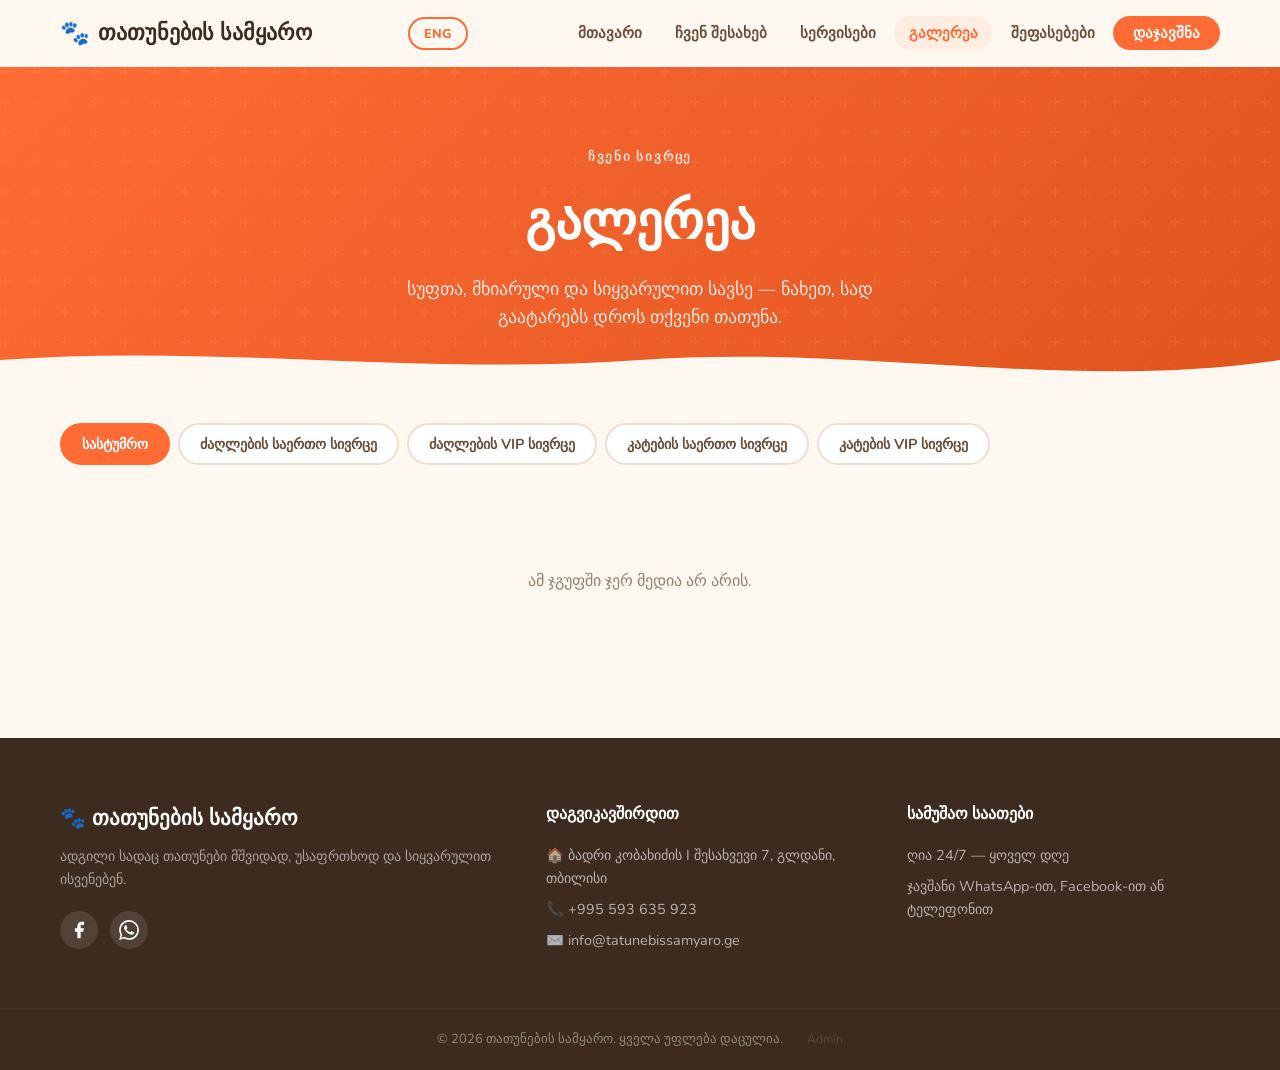
<file: gallery.html>
<!DOCTYPE html>
<html lang="ka">
<head>
  <meta charset="UTF-8" />
  <meta name="viewport" content="width=device-width, initial-scale=1.0" />
  <title data-en="Gallery — Tatunebis Samyaro" data-ka="გალერეა — თათუნების სამყარო">გალერეა — თათუნების სამყარო</title>
  <meta name="description" content="თათუნების სამყარო — გალერეა. სუფთა, მხიარული და სიყვარულით სავსე სივრცე Gldani, Tbilisi." />
  <link rel="preconnect" href="https://fonts.googleapis.com" />
  <link rel="preconnect" href="https://fonts.gstatic.com" crossorigin />
  <link href="https://fonts.googleapis.com/css2?family=Nunito:wght@300;400;600;700;800&display=swap" rel="stylesheet" />
  <link rel="stylesheet" href="style.css" />
  <style>
    .page-hero {
      background: linear-gradient(135deg, #FF6B35 0%, #e0541e 100%);
      padding: 80px 0 60px;
      text-align: center;
      color: #fff;
      position: relative;
      overflow: hidden;
    }
    .page-hero::before {
      content: '';
      position: absolute;
      inset: 0;
      background: url("data:image/svg+xml,%3Csvg width='60' height='60' viewBox='0 0 60 60' xmlns='http://www.w3.org/2000/svg'%3E%3Cg fill='none' fill-rule='evenodd'%3E%3Cg fill='%23ffffff' fill-opacity='0.05'%3E%3Cpath d='M36 34v-4h-2v4h-4v2h4v4h2v-4h4v-2h-4zm0-30V0h-2v4h-4v2h4v4h2V6h4V4h-4zM6 34v-4H4v4H0v2h4v4h2v-4h4v-2H6zM6 4V0H4v4H0v2h4v4h2V6h4V4H6z'/%3E%3C/g%3E%3C/g%3E%3C/svg%3E");
    }
    .page-hero__eyebrow {
      font-size: .8rem;
      font-weight: 700;
      letter-spacing: .14em;
      text-transform: uppercase;
      opacity: .8;
      margin-bottom: .75rem;
    }
    .page-hero h1 {
      font-size: clamp(2rem, 5vw, 3.25rem);
      font-weight: 800;
      margin-bottom: .75rem;
    }
    .page-hero__sub {
      font-size: 1.1rem;
      opacity: .85;
      max-width: 560px;
      margin: 0 auto;
    }
    .page-hero__wave {
      position: absolute;
      bottom: -1px;
      left: 0;
      width: 100%;
      line-height: 0;
    }
    .page-hero__wave svg { width: 100%; height: 48px; }

    .gallery-page { padding: 2rem 0 5rem; }

    /* Tab bar */
    .gallery-tabs {
      display: flex;
      flex-wrap: wrap;
      gap: .5rem;
      margin-bottom: 2.5rem;
    }
    .gallery-tab {
      padding: .55rem 1.25rem;
      border-radius: 999px;
      border: 2px solid var(--color-border, #ede0d4);
      background: #fff;
      font-family: inherit;
      font-size: .9rem;
      font-weight: 700;
      cursor: pointer;
      color: var(--color-muted, #6B4F3A);
      transition: all .2s ease;
      display: flex;
      align-items: center;
      gap: .4rem;
    }
    .gallery-tab:hover { border-color: var(--color-primary, #FF6B35); color: var(--color-primary, #FF6B35); }
    .gallery-tab--active {
      background: var(--color-primary, #FF6B35);
      border-color: var(--color-primary, #FF6B35);
      color: #fff;
    }
    .gallery-tab-count {
      background: rgba(255,255,255,.3);
      border-radius: 999px;
      padding: .05rem .45rem;
      font-size: .75rem;
    }
    .gallery-tab--active .gallery-tab-count { background: rgba(255,255,255,.35); }

    /* Grid */
    .gallery-page .gallery__grid {
      grid-template-columns: repeat(3, 1fr);
      gap: 1.25rem;
    }
    .gallery-page .gallery__item { height: 260px; }
    .gallery-page .gallery__img  { height: 100%; }

    /* Video items */
    .gallery__item--video { cursor: default; }
    .gallery__item--video .gallery__overlay { display: none; }
    .gallery__item--video video { width: 100%; height: 100%; object-fit: contain; background: #1a1a1a; display: block; border-radius: inherit; }

    /* Empty state */
    .gallery-empty-public {
      grid-column: 1 / -1;
      text-align: center;
      padding: 4rem 1rem;
      color: var(--color-muted, #6B4F3A);
      font-size: 1rem;
      opacity: .7;
    }

    @media (max-width: 768px) {
      .gallery-page .gallery__grid { grid-template-columns: repeat(2, 1fr); }
    }
    @media (max-width: 480px) {
      .gallery-page .gallery__grid { grid-template-columns: 1fr; }
      .gallery-tabs { gap: .4rem; }
      .gallery-tab { font-size: .82rem; padding: .45rem .9rem; }
    }
  </style>
</head>
<body>

  <!-- ===== NAVBAR ===== -->
  <header class="navbar" id="navbar">
    <div class="navbar__container container">
      <a href="index.html" class="navbar__logo" aria-label="თათუნების სამყარო">
        <span class="navbar__paw" aria-hidden="true">🐾</span>
        <span class="navbar__brand" data-en="Tatunebis Samyaro" data-ka="თათუნების სამყარო">თათუნების სამყარო</span>
      </a>
      <button class="lang-toggle" id="langToggle" aria-label="Switch language">ENG</button>
      <button class="navbar__hamburger" id="hamburger" aria-label="Toggle menu" aria-expanded="false">
        <span></span><span></span><span></span>
      </button>
      <nav class="navbar__nav" id="navMenu" role="navigation" aria-label="Main navigation">
        <ul class="navbar__list">
          <li><a href="index.html" class="navbar__link" data-en="Home" data-ka="მთავარი">მთავარი</a></li>
          <li><a href="about.html" class="navbar__link" data-en="About Us" data-ka="ჩვენ შესახებ">ჩვენ შესახებ</a></li>
          <li><a href="index.html#services" class="navbar__link" data-en="Services" data-ka="სერვისები">სერვისები</a></li>
          <li><a href="gallery.html" class="navbar__link navbar__link--active" data-en="Gallery" data-ka="გალერეა">გალერეა</a></li>
          <li><a href="index.html#reviews" class="navbar__link" data-en="Reviews" data-ka="შეფასებები">შეფასებები</a></li>
          <li><a href="index.html#contact" class="navbar__link navbar__link--cta" data-en="Book Now" data-ka="დაჯავშნა">დაჯავშნა</a></li>
        </ul>
      </nav>
    </div>
  </header>

  <!-- ===== PAGE HERO ===== -->
  <section class="page-hero">
    <div class="container" style="position:relative;z-index:1;">
      <p class="page-hero__eyebrow" data-en="Our Facility" data-ka="ჩვენი სივრცე">ჩვენი სივრცე</p>
      <h1 data-en="Gallery" data-ka="გალერეა">გალერეა</h1>
      <p class="page-hero__sub" data-en="Bright, clean and full of joy — take a look at where your pet will be spending their stay." data-ka="სუფთა, მხიარული და სიყვარულით სავსე — ნახეთ, სად გაატარებს დროს თქვენი თათუნა.">სუფთა, მხიარული და სიყვარულით სავსე — ნახეთ, სად გაატარებს დროს თქვენი თათუნა.</p>
    </div>
    <div class="page-hero__wave">
      <svg viewBox="0 0 1440 48" preserveAspectRatio="none" xmlns="http://www.w3.org/2000/svg">
        <path d="M0 48L1440 48L1440 16C1200 48 960 0 720 16C480 32 240 0 0 16Z" fill="#FFF8F0"/>
      </svg>
    </div>
  </section>

  <!-- ===== GALLERY ===== -->
  <section class="gallery-page">
    <div class="container">

      <!-- Tab bar -->
      <div class="gallery-tabs" id="galleryTabs"></div>

      <!-- Grid -->
      <div class="gallery__grid" id="galleryGrid">
        <p class="gallery-empty-public">Loading gallery…</p>
      </div>
    </div>

    <!-- Lightbox (photos only) -->
    <div class="lightbox" id="lightbox" role="dialog" aria-modal="true" aria-label="Photo viewer">
      <button class="lightbox__close" id="lightboxClose" aria-label="Close">&#10005;</button>
      <div class="lightbox__content" id="lightboxContent"></div>
    </div>
  </section>

  <script>
  (function () {
    /* ---- IndexedDB ---- */
    function openDB(cb) {
      var req = indexedDB.open('TsGalleryDB', 1);
      req.onupgradeneeded = function (e) {
        var db = e.target.result;
        if (!db.objectStoreNames.contains('media')) db.createObjectStore('media', { keyPath: 'id' });
      };
      req.onsuccess = function (e) { cb(e.target.result); };
      req.onerror   = function ()  { cb(null); };
    }
    function getBlob(id, cb) {
      openDB(function (db) {
        if (!db) { cb(null); return; }
        var req = db.transaction('media', 'readonly').objectStore('media').get(id);
        req.onsuccess = function (e) { cb(e.target.result ? e.target.result.blob : null); };
        req.onerror   = function ()  { cb(null); };
      });
    }

    /* ---- Data ---- */
    var DEFAULT_GROUPS = [
      { id: 'g_hotel',      name: 'სასტუმრო',               order: 0 },
      { id: 'g_dog_common', name: 'ძაღლების საერთო სივრცე', order: 1 },
      { id: 'g_dog_vip',    name: 'ძაღლების VIP სივრცე',    order: 2 },
      { id: 'g_cat_common', name: 'კატების საერთო სივრცე',   order: 3 },
      { id: 'g_cat_vip',    name: 'კატების VIP სივრცე',      order: 4 }
    ];
    var groups = (JSON.parse(localStorage.getItem('ts_groups') || 'null') || DEFAULT_GROUPS)
                   .slice().sort(function (a, b) { return a.order - b.order; });
    var allItems = JSON.parse(localStorage.getItem('ts_items') || '[]');

    var activeGroupId = groups.length ? groups[0].id : null;
    var activeUrls    = [];

    var tabsEl = document.getElementById('galleryTabs');
    var gridEl = document.getElementById('galleryGrid');

    /* ---- Tabs ---- */
    function renderTabs() {
      tabsEl.innerHTML = groups.map(function (g) {
        var cnt = allItems.filter(function (it) { return it.groupId === g.id; }).length;
        return '<button class="gallery-tab' + (g.id === activeGroupId ? ' gallery-tab--active' : '') + '" data-gid="' + g.id + '">'
          + g.name
          + (cnt ? ' <span class="gallery-tab-count">' + cnt + '</span>' : '')
          + '</button>';
      }).join('');
      tabsEl.querySelectorAll('.gallery-tab').forEach(function (btn) {
        btn.addEventListener('click', function () {
          activeGroupId = btn.dataset.gid;
          renderTabs();
          renderGroup();
        });
      });
    }

    /* ---- Grid ---- */
    function renderGroup() {
      activeUrls.forEach(function (u) { URL.revokeObjectURL(u); });
      activeUrls = [];
      gridEl.innerHTML = '';
      if (!activeGroupId) return;

      var groupItems = allItems.filter(function (it) { return it.groupId === activeGroupId; });
      if (!groupItems.length) {
        gridEl.innerHTML = '<p class="gallery-empty-public">ამ ჯგუფში ჯერ მედია არ არის.</p>';
        return;
      }

      groupItems.forEach(function (item, i) {
        var el = document.createElement('div');

        if (item.type === 'video') {
          el.className = 'gallery__item gallery__item--video fade-in';
          el.innerHTML = '<div style="width:100%;height:100%;display:flex;align-items:center;justify-content:center;background:#1a1a1a;border-radius:inherit;"><span style="font-size:2rem;opacity:.5;">▶</span></div>';
          gridEl.appendChild(el);
          getBlob(item.id, function (blob) {
            if (!blob) return;
            var url = URL.createObjectURL(blob); activeUrls.push(url);
            var vid = document.createElement('video');
            vid.src = url; vid.controls = true; vid.preload = 'metadata'; vid.playsInline = true;
            el.innerHTML = ''; el.appendChild(vid);
          });

        } else {
          el.className = 'gallery__item fade-in';
          el.dataset.index = i;
          el.setAttribute('role', 'button'); el.setAttribute('tabindex', '0');
          el.innerHTML = '<div class="gallery__img" style="background:#f5efe8;display:flex;align-items:center;justify-content:center;height:100%;"><span style="font-size:2rem;opacity:.3;">📷</span></div><div class="gallery__overlay"><span>🔍</span></div>';
          gridEl.appendChild(el);
          getBlob(item.id, function (blob) {
            if (!blob) return;
            var url = URL.createObjectURL(blob); activeUrls.push(url);
            var img = document.createElement('img');
            img.className = 'gallery__img gallery__img--real';
            img.src = url; img.alt = item.name || ('Photo ' + (i + 1)); img.loading = 'lazy';
            el.replaceChild(img, el.querySelector('.gallery__img'));
          });
        }
      });

      if (typeof window.initGallery === 'function') window.initGallery();
    }

    renderTabs();
    renderGroup();
  })();
  </script>

  <!-- ===== FOOTER ===== -->
  <footer class="footer">
    <div class="footer__container container">
      <div class="footer__brand">
        <a href="index.html" class="footer__logo">🐾 <span data-en="Tatunebis Samyaro" data-ka="თათუნების სამყარო">თათუნების სამყარო</span></a>
        <p class="footer__tagline" data-en="A place where pets rest peacefully, safely, and with love." data-ka="ადგილი სადაც თათუნები მშვიდად, უსაფრთხოდ და სიყვარულით ისვენებენ.">ადგილი სადაც თათუნები მშვიდად, უსაფრთხოდ და სიყვარულით ისვენებენ.</p>
        <div class="footer__social">
          <a href="https://www.facebook.com/people/%E1%83%AA%E1%83%AE%E1%83%9D%E1%83%95%E1%83%94%E1%83%9A%E1%83%94%E1%83%91%E1%83%98%E1%83%A1-%E1%83%A1%E1%83%90%E1%83%A1%E1%83%A2%E1%83%A3%E1%83%9B%E1%83%A0%E1%83%9D-%E1%83%97%E1%83%90%E1%83%97%E1%83%A3%E1%83%9C%E1%83%94%E1%83%91%E1%83%98%E1%83%A1-%E1%83%A1%E1%83%90%E1%83%9B%E1%83%A7%E1%83%90%E1%83%A0%E1%83%9E/100063686547878/" target="_blank" rel="noopener" class="footer__social-link" aria-label="Facebook">
            <svg width="20" height="20" viewBox="0 0 24 24" fill="currentColor"><path d="M18 2h-3a5 5 0 0 0-5 5v3H7v4h3v8h4v-8h3l1-4h-4V7a1 1 0 0 1 1-1h3z"/></svg>
          </a>
          <a href="https://wa.me/995593635923" target="_blank" rel="noopener" class="footer__social-link" aria-label="WhatsApp">
            <svg width="20" height="20" viewBox="0 0 24 24" fill="currentColor"><path d="M17.472 14.382c-.297-.149-1.758-.867-2.03-.967-.273-.099-.471-.148-.67.15-.197.297-.767.966-.94 1.164-.173.199-.347.223-.644.075-.297-.15-1.255-.463-2.39-1.475-.883-.788-1.48-1.761-1.653-2.059-.173-.297-.018-.458.13-.606.134-.133.298-.347.446-.52.149-.174.198-.298.298-.497.099-.198.05-.371-.025-.52-.075-.149-.669-1.612-.916-2.207-.242-.579-.487-.5-.669-.51-.173-.008-.371-.01-.57-.01-.198 0-.52.074-.792.372-.272.297-1.04 1.016-1.04 2.479 0 1.462 1.065 2.875 1.213 3.074.149.198 2.096 3.2 5.077 4.487.709.306 1.262.489 1.694.625.712.227 1.36.195 1.871.118.571-.085 1.758-.719 2.006-1.413.248-.694.248-1.289.173-1.413-.074-.124-.272-.198-.57-.347m-5.421 7.403h-.004a9.87 9.87 0 0 1-5.031-1.378l-.361-.214-3.741.982.998-3.648-.235-.374a9.86 9.86 0 0 1-1.51-5.26c.001-5.45 4.436-9.884 9.888-9.884 2.64 0 5.122 1.03 6.988 2.898a9.825 9.825 0 0 1 2.893 6.994c-.003 5.45-4.437 9.884-9.885 9.884m8.413-18.297A11.815 11.815 0 0 0 12.05 0C5.495 0 .16 5.335.157 11.892c0 2.096.547 4.142 1.588 5.945L.057 24l6.305-1.654a11.882 11.882 0 0 0 5.683 1.448h.005c6.554 0 11.89-5.335 11.893-11.893a11.821 11.821 0 0 0-3.48-8.413z"/></svg>
          </a>
        </div>
      </div>
      <div class="footer__info">
        <h4 class="footer__heading" data-en="Contact Us" data-ka="დაგვიკავშირდით">დაგვიკავშირდით</h4>
        <p>🏠 <span data-en="7 First Lane of Badri Kobakhidze, Gldani, Tbilisi" data-ka="ბადრი კობახიძის I შესახვევი 7, გლდანი, თბილისი">ბადრი კობახიძის I შესახვევი 7, გლდანი, თბილისი</span></p>
        <p>📞 <a href="tel:+995593635923">+995 593 635 923</a></p>
        <p>✉️ <a href="mailto:info@tatunebissamyaro.ge">info@tatunebissamyaro.ge</a></p>
      </div>
      <div class="footer__hours">
        <h4 class="footer__heading" data-en="Opening Hours" data-ka="სამუშაო საათები">სამუშაო საათები</h4>
        <p data-en="Open 24/7 — Every day" data-ka="ღია 24/7 — ყოველ დღე">ღია 24/7 — ყოველ დღე</p>
        <p data-en="Bookings via WhatsApp, Facebook or phone" data-ka="ჯავშანი WhatsApp-ით, Facebook-ით ან ტელეფონით">ჯავშანი WhatsApp-ით, Facebook-ით ან ტელეფონით</p>
      </div>
    </div>
    <div class="footer__bottom">
      <p>&copy; 2026 <span data-en="Tatunebis Samyaro Pet Hotel. All rights reserved." data-ka="თათუნების სამყარო. ყველა უფლება დაცულია.">თათუნების სამყარო. ყველა უფლება დაცულია.</span></p>
      <a href="admin.html" class="footer__admin-link">Admin</a>
    </div>
  </footer>

  <script src="script.js"></script>
</body>
</html>
</file>
<file: style.css>
/* =============================================
   PAWFECT STAY — STYLESHEET
   =============================================
   1. Reset & Base
   2. Custom Properties
   3. Utilities
   4. Navbar
   5. Hero
   6. Features Strip
   7. Services
   8. Gallery + Lightbox
   9. Testimonials
  10. Contact / Booking Form
  11. Footer
  12. Animations
  13. Responsive
   ============================================= */

/* ----- 1. Reset & Base ----- */
*, *::before, *::after { box-sizing: border-box; margin: 0; padding: 0; }

html { scroll-behavior: smooth; overflow-x: clip; }

body {
  font-family: var(--font-family);
  background: var(--color-bg);
  color: var(--color-text);
  line-height: 1.6;
  overflow-x: hidden;
}

img { max-width: 100%; display: block; }

a { color: inherit; text-decoration: none; }

ul { list-style: none; }

button { cursor: pointer; font-family: inherit; border: none; background: none; }

/* Remove 300ms tap delay on touch devices */
a, button, [role="button"] { touch-action: manipulation; }


/* ----- 2. Custom Properties ----- */
:root {
  --color-primary:   #FF6B35;
  --color-primary-d: #e0541e;
  --color-accent:    #FFD166;
  --color-bg:        #FFF8F0;
  --color-surface:   #FFFFFF;
  --color-text:      #3D2B1F;
  --color-muted:     #6B4F3A;
  --color-border:    #f0ddd0;
  --color-features:  #FF6B35;

  --radius-sm:   8px;
  --radius-md:   14px;
  --radius-card: 22px;
  --radius-pill: 100px;

  --shadow-sm:   0 2px 8px rgba(61,43,31,.08);
  --shadow-card: 0 4px 24px rgba(61,43,31,.10);
  --shadow-lg:   0 8px 48px rgba(61,43,31,.14);

  --font-family: 'Nunito', 'Segoe UI', sans-serif;

  --transition: 0.25s ease;
  --max-w: 1160px;
}


/* ----- 3. Utilities ----- */
.container {
  width: min(var(--max-w), 100% - 2rem);
  margin-inline: auto;
}

.section { padding: 96px 0; }

.btn {
  display: inline-flex;
  align-items: center;
  gap: .5rem;
  padding: .75rem 2rem;
  background: var(--color-primary);
  color: #fff;
  font-family: var(--font-family);
  font-weight: 700;
  font-size: 1rem;
  border-radius: var(--radius-pill);
  transition: background var(--transition), transform var(--transition), box-shadow var(--transition);
  border: 2px solid var(--color-primary);
  white-space: nowrap;
}
.btn:hover, .btn:focus-visible {
  background: var(--color-primary-d);
  border-color: var(--color-primary-d);
  transform: translateY(-2px);
  box-shadow: 0 6px 20px rgba(255,107,53,.35);
}

.btn--outline {
  background: transparent;
  color: var(--color-primary);
}
.btn--outline:hover, .btn--outline:focus-visible {
  background: var(--color-primary);
  color: #fff;
}

.section__eyebrow {
  font-size: .875rem;
  font-weight: 700;
  letter-spacing: .12em;
  text-transform: uppercase;
  color: var(--color-primary);
  margin-bottom: .5rem;
  text-align: center;
}
.section__title {
  font-size: clamp(1.75rem, 4vw, 2.75rem);
  font-weight: 800;
  text-align: center;
  margin-bottom: 1rem;
  color: var(--color-text);
}
.section__sub {
  font-size: 1.05rem;
  color: var(--color-muted);
  text-align: center;
  max-width: 560px;
  margin: 0 auto 3.5rem;
}


/* ----- 4. Navbar ----- */
.navbar {
  position: sticky;
  top: 0;
  z-index: 100;
  background: var(--color-bg);
  padding: .9rem 0;
  transition: box-shadow var(--transition);
}
.navbar--scrolled {
  box-shadow: 0 2px 20px rgba(61,43,31,.1);
}
.navbar__container {
  display: flex;
  align-items: center;
  justify-content: space-between;
  gap: 1rem;
}
.navbar__logo {
  display: flex;
  align-items: center;
  gap: .5rem;
  font-size: 1.35rem;
  font-weight: 800;
  color: var(--color-text);
  white-space: nowrap;
}
.navbar__paw { font-size: 1.5rem; }

.navbar__list {
  display: flex;
  align-items: center;
  gap: .25rem;
}
.navbar__link {
  padding: .45rem .9rem;
  border-radius: var(--radius-pill);
  font-weight: 600;
  color: var(--color-muted);
  transition: color var(--transition), background var(--transition);
  font-size: .95rem;
}
.navbar__link:hover, .navbar__link:focus-visible,
.navbar__link--active {
  color: var(--color-primary);
  background: rgba(255,107,53,.08);
}
.navbar__link--cta {
  background: var(--color-primary);
  color: #fff;
  padding: .45rem 1.25rem;
}
.navbar__link--cta:hover, .navbar__link--cta:focus-visible {
  background: var(--color-primary-d);
  color: #fff;
}

/* Language toggle */
.lang-toggle {
  padding: .35rem .85rem;
  border-radius: 100px;
  border: 2px solid var(--color-primary);
  color: var(--color-primary);
  font-weight: 800;
  font-size: .8rem;
  font-family: var(--font-family);
  transition: background var(--transition), color var(--transition);
  white-space: nowrap;
  flex-shrink: 0;
}
.lang-toggle:hover { background: var(--color-primary); color: #fff; }

/* Hamburger */
.navbar__hamburger {
  display: none;
  flex-direction: column;
  gap: 5px;
  padding: .4rem;
  border-radius: var(--radius-sm);
  transition: background var(--transition);
}
.navbar__hamburger:hover { background: rgba(255,107,53,.1); }
.navbar__hamburger span {
  display: block;
  width: 24px;
  height: 2px;
  background: var(--color-text);
  border-radius: 2px;
  transition: transform var(--transition), opacity var(--transition);
}
.navbar__hamburger[aria-expanded="true"] span:nth-child(1) {
  transform: translateY(7px) rotate(45deg);
}
.navbar__hamburger[aria-expanded="true"] span:nth-child(2) {
  opacity: 0;
}
.navbar__hamburger[aria-expanded="true"] span:nth-child(3) {
  transform: translateY(-7px) rotate(-45deg);
}


/* ----- 5. Hero ----- */
.hero {
  position: relative;
  padding: 80px 0 0;
  overflow: hidden;
}
.hero__container {
  display: grid;
  grid-template-columns: 1fr 1fr;
  align-items: center;
  gap: 3rem;
  padding-bottom: 80px;
}
.hero__eyebrow {
  display: inline-block;
  background: rgba(255,107,53,.12);
  color: var(--color-primary);
  font-size: .8rem;
  font-weight: 700;
  letter-spacing: .1em;
  text-transform: uppercase;
  padding: .3rem .85rem;
  border-radius: var(--radius-pill);
  margin-bottom: 1.25rem;
}
.hero__headline {
  font-size: clamp(2.4rem, 6vw, 3.75rem);
  font-weight: 800;
  line-height: 1.1;
  margin-bottom: 1.25rem;
  color: var(--color-text);
}
.hero__headline span { color: var(--color-primary); }
.hero__headline-accent { color: var(--color-primary); }

.hero__sub {
  font-size: 1.1rem;
  color: var(--color-muted);
  max-width: 440px;
  margin-bottom: 2rem;
}
.hero__actions {
  display: flex;
  gap: 1rem;
  flex-wrap: wrap;
}

/* Hero visual */
.hero__visual { display: flex; justify-content: center; }

.hero__image-card {
  position: relative;
  width: 340px;
  height: 340px;
}
.hero__image-placeholder {
  width: 100%;
  height: 100%;
  border-radius: 50%;
  background: linear-gradient(135deg, #FFD166 0%, #FF6B35 100%);
  display: flex;
  align-items: center;
  justify-content: center;
  font-size: 5rem;
  gap: .5rem;
  box-shadow: var(--shadow-lg);
  animation: float 4s ease-in-out infinite;
}
.hero__image-placeholder span { animation: bounce-emoji 2s ease-in-out infinite; }
.hero__image-placeholder span:nth-child(2) { animation-delay: .3s; }
.hero__image-placeholder span:nth-child(3) { animation-delay: .6s; }

.hero__badge {
  position: absolute;
  bottom: 10px;
  right: -10px;
  background: var(--color-surface);
  border-radius: var(--radius-card);
  padding: .85rem 1.25rem;
  box-shadow: var(--shadow-card);
  text-align: center;
  min-width: 110px;
}
.hero__badge strong {
  display: block;
  font-size: 1.75rem;
  font-weight: 800;
  color: var(--color-primary);
}
.hero__badge span { font-size: .8rem; color: var(--color-muted); font-weight: 600; }

/* Wave divider */
.wave-divider {
  width: 100%;
  line-height: 0;
  margin-top: -1px;
}
.wave-divider svg { width: 100%; height: 80px; }


/* ----- 6. Features Strip ----- */
.features {
  background: var(--color-primary);
  padding: 64px 0;
}
.features__container {
  display: grid;
  grid-template-columns: repeat(4, 1fr);
  gap: 2rem;
}
.feature-card {
  background: rgba(255,255,255,.12);
  border-radius: var(--radius-card);
  padding: 2rem 1.75rem;
  text-align: center;
  color: #fff;
  transition: transform var(--transition), background var(--transition);
}
.feature-card:hover {
  background: rgba(255,255,255,.2);
  transform: translateY(-4px);
}
.feature-card__icon {
  font-size: 2.5rem;
  margin-bottom: .75rem;
}
.feature-card__title {
  font-size: 1.2rem;
  font-weight: 800;
  margin-bottom: .5rem;
}
.feature-card__desc { font-size: .95rem; opacity: .9; }


/* ----- 7. Services ----- */
.services { background: var(--color-bg); }

.services__section-label {
  font-size: 1rem;
  font-weight: 800;
  color: var(--color-muted);
  text-transform: uppercase;
  letter-spacing: .08em;
  margin-bottom: 1.25rem;
  padding-left: .25rem;
}
.services__sub-grid {
  display: grid;
  gap: 1.75rem;
  align-items: stretch;
  margin-bottom: 2.5rem;
}
.services__sub-grid--dogs { grid-template-columns: repeat(3, 1fr); padding-top: 1.25rem; }
.services__sub-grid--cats { grid-template-columns: repeat(2, 1fr); max-width: 720px; }
.services__note {
  font-size: .875rem;
  color: var(--color-muted);
  font-style: italic;
  margin-top: -1rem;
  padding-left: .25rem;
}
.service-card {
  position: relative;
  background: var(--color-surface);
  border-radius: var(--radius-card);
  padding: 2.5rem 2rem;
  box-shadow: var(--shadow-card);
  transition: transform var(--transition), box-shadow var(--transition);
  display: flex;
  flex-direction: column;
  gap: 1rem;
}
.service-card:hover {
  transform: translateY(-6px);
  box-shadow: var(--shadow-lg);
}
.service-card--featured {
  border: 2px solid var(--color-primary);
  transform: scale(1.03);
}
.service-card--featured:hover { transform: scale(1.03) translateY(-6px); }

.service-card__badge {
  position: absolute;
  top: -14px;
  left: 50%;
  transform: translateX(-50%);
  background: var(--color-primary);
  color: #fff;
  font-size: .78rem;
  font-weight: 800;
  letter-spacing: .06em;
  text-transform: uppercase;
  padding: .3rem 1rem;
  border-radius: var(--radius-pill);
  white-space: nowrap;
}
.service-card__icon { font-size: 2.75rem; }
.service-card__name { font-size: 1.35rem; font-weight: 800; }
.service-card__price {
  font-size: 1rem;
  color: var(--color-muted);
  font-weight: 600;
}
.service-card__price span {
  font-size: 2rem;
  font-weight: 800;
  color: var(--color-primary);
}
.service-card__features {
  display: flex;
  flex-direction: column;
  gap: .5rem;
  flex: 1;
}
.service-card__features li {
  display: flex;
  align-items: center;
  gap: .6rem;
  font-size: .95rem;
  color: var(--color-muted);
}
.service-card__features li::before {
  content: '✓';
  flex-shrink: 0;
  width: 20px;
  height: 20px;
  background: rgba(255,107,53,.12);
  color: var(--color-primary);
  border-radius: 50%;
  font-size: .75rem;
  font-weight: 800;
  display: flex;
  align-items: center;
  justify-content: center;
}
.service-card__btn { align-self: flex-start; margin-top: .5rem; }


/* ----- 8. Gallery + Lightbox ----- */
.gallery { background: #fff5ec; }
.gallery__grid {
  display: grid;
  grid-template-columns: repeat(3, 1fr);
  gap: 1rem;
}
.gallery__item {
  position: relative;
  border-radius: var(--radius-md);
  overflow: hidden;
  cursor: pointer;
  aspect-ratio: 1;
  transition: transform var(--transition);
}
.gallery__item:hover { transform: scale(1.03); }
.gallery__item:focus-visible { outline: 3px solid var(--color-primary); outline-offset: 2px; }

.gallery__img {
  width: 100%;
  height: 100%;
  display: flex;
  align-items: center;
  justify-content: center;
  font-size: 4rem;
  transition: transform var(--transition);
}
.gallery__item:hover .gallery__img { transform: scale(1.08); }
.gallery__img--real {
  width: 100%;
  height: 100%;
  object-fit: contain;
  object-position: center;
  display: block;
  background: #f5efe8;
  transition: transform var(--transition);
}
.gallery__item:hover .gallery__img--real { transform: scale(1.04); }

.gallery__overlay {
  position: absolute;
  inset: 0;
  background: rgba(61,43,31,.35);
  display: flex;
  align-items: center;
  justify-content: center;
  font-size: 1.75rem;
  opacity: 0;
  transition: opacity var(--transition);
}
.gallery__item:hover .gallery__overlay,
.gallery__item:focus-visible .gallery__overlay,
.gallery__item:active .gallery__overlay { opacity: 1; }

/* Lightbox */
.lightbox {
  position: fixed;
  inset: 0;
  background: rgba(61,43,31,.85);
  z-index: 500;
  display: flex;
  align-items: center;
  justify-content: center;
  opacity: 0;
  visibility: hidden;
  transition: opacity var(--transition), visibility var(--transition);
  backdrop-filter: blur(6px);
}
.lightbox--active {
  opacity: 1;
  visibility: visible;
}
.lightbox__close {
  position: absolute;
  top: 1.25rem;
  right: 1.5rem;
  font-size: 1.5rem;
  color: #fff;
  background: rgba(255,255,255,.15);
  width: 44px;
  height: 44px;
  border-radius: 50%;
  display: flex;
  align-items: center;
  justify-content: center;
  transition: background var(--transition);
}
.lightbox__close:hover { background: rgba(255,255,255,.3); }
.lightbox__content {
  width: min(480px, 80vw);
  height: min(480px, 80vw);
  border-radius: var(--radius-card);
  overflow: hidden;
  display: flex;
  align-items: center;
  justify-content: center;
  font-size: 8rem;
  box-shadow: 0 16px 64px rgba(0,0,0,.4);
}


/* ----- 9. Testimonials ----- */
.reviews { background: var(--color-bg); }
.reviews__slider-wrapper { overflow: hidden; position: relative; }
.reviews__track {
  display: grid;
  grid-template-columns: repeat(3, 1fr);
  gap: 2rem;
  transition: transform .45s cubic-bezier(.4,0,.2,1);
}
.review-card {
  background: var(--color-surface);
  border-radius: var(--radius-card);
  padding: 2rem;
  box-shadow: var(--shadow-card);
  display: flex;
  flex-direction: column;
  gap: .75rem;
}
.review-card__avatar {
  width: 52px;
  height: 52px;
  border-radius: 50%;
  background: var(--color-primary);
  color: #fff;
  font-weight: 800;
  font-size: 1.4rem;
  display: flex;
  align-items: center;
  justify-content: center;
}
.review-card__stars { color: var(--color-accent); font-size: 1.1rem; letter-spacing: 2px; }
.review-card__quote {
  font-size: .98rem;
  color: var(--color-muted);
  line-height: 1.7;
  font-style: italic;
  flex: 1;
}
.review-card__name { font-weight: 800; font-size: .95rem; }
.review-card__pet { font-size: .82rem; color: var(--color-primary); font-weight: 600; }

.reviews__controls {
  display: none;
  align-items: center;
  justify-content: center;
  gap: 1rem;
  margin-top: 1.75rem;
}
.reviews__btn {
  width: 40px;
  height: 40px;
  border-radius: 50%;
  background: var(--color-surface);
  color: var(--color-text);
  font-size: 1.1rem;
  box-shadow: var(--shadow-sm);
  transition: background var(--transition), color var(--transition);
  display: flex;
  align-items: center;
  justify-content: center;
}
.reviews__btn:hover { background: var(--color-primary); color: #fff; }
.reviews__dots { display: flex; gap: .5rem; }
.reviews__dot {
  width: 10px;
  height: 10px;
  border-radius: 50%;
  background: var(--color-border);
  transition: background var(--transition), transform var(--transition);
}
.reviews__dot--active {
  background: var(--color-primary);
  transform: scale(1.3);
}


/* ----- 10. Contact / Booking Form ----- */
.contact { background: #fff5ec; }
.contact__wrapper {
  max-width: 720px;
  margin: 0 auto;
}
.booking-form {
  background: var(--color-surface);
  border-radius: var(--radius-card);
  padding: 3rem;
  box-shadow: var(--shadow-card);
  display: flex;
  flex-direction: column;
  gap: 1.25rem;
}
.form-row {
  display: grid;
  grid-template-columns: 1fr 1fr;
  gap: 1.25rem;
}
.form-group {
  display: flex;
  flex-direction: column;
  gap: .4rem;
}
.form-group--full { grid-column: 1 / -1; }

label {
  font-weight: 700;
  font-size: .9rem;
  color: var(--color-text);
}
label span { color: var(--color-primary); }

input, select, textarea {
  width: 100%;
  padding: .7rem 1rem;
  border: 2px solid var(--color-border);
  border-radius: var(--radius-md);
  font-family: var(--font-family);
  font-size: .95rem;
  color: var(--color-text);
  background: var(--color-bg);
  transition: border-color var(--transition), box-shadow var(--transition);
  outline: none;
}
input:focus, select:focus, textarea:focus {
  border-color: var(--color-primary);
  box-shadow: 0 0 0 3px rgba(255,107,53,.15);
}
input.error, select.error, textarea.error {
  border-color: #e74c3c;
}
textarea { resize: vertical; }

.field-error {
  font-size: .8rem;
  color: #e74c3c;
  font-weight: 600;
  min-height: 1.1em;
}

.form-submit-btn { align-self: flex-start; min-width: 200px; justify-content: center; }

.booking-success {
  background: var(--color-surface);
  border-radius: var(--radius-card);
  padding: 4rem 3rem;
  box-shadow: var(--shadow-card);
  text-align: center;
}
.booking-success__icon { font-size: 4rem; margin-bottom: 1rem; }
.booking-success h3 { font-size: 1.75rem; font-weight: 800; margin-bottom: .75rem; }
.booking-success p { color: var(--color-muted); margin-bottom: 2rem; }


/* ----- 11. Footer ----- */
.footer {
  background: var(--color-text);
  color: rgba(255,255,255,.8);
  padding: 64px 0 0;
}
.footer__container {
  display: grid;
  grid-template-columns: 1.4fr 1fr 1fr;
  gap: 3rem;
  padding-bottom: 48px;
}
.footer__logo {
  display: inline-block;
  font-size: 1.3rem;
  font-weight: 800;
  color: #fff;
  margin-bottom: .6rem;
}
.footer__tagline {
  font-size: .9rem;
  margin-bottom: 1.25rem;
  opacity: .7;
}
.footer__social { display: flex; gap: .75rem; }
.footer__social-link {
  width: 38px;
  height: 38px;
  border-radius: 50%;
  background: rgba(255,255,255,.1);
  color: #fff;
  display: flex;
  align-items: center;
  justify-content: center;
  transition: background var(--transition);
}
.footer__social-link:hover { background: var(--color-primary); }

.footer__heading {
  color: #fff;
  font-size: 1rem;
  font-weight: 800;
  margin-bottom: 1rem;
}
.footer__info p, .footer__hours p {
  font-size: .9rem;
  margin-bottom: .5rem;
  opacity: .8;
}
.footer__info a, .footer__hours a {
  color: rgba(255,255,255,.8);
  transition: color var(--transition);
}
.footer__info a:hover { color: var(--color-accent); }

.footer__bottom {
  border-top: 1px solid rgba(255,255,255,.1);
  text-align: center;
  padding: 1.25rem 0;
  font-size: .82rem;
  opacity: .55;
  display: flex;
  align-items: center;
  justify-content: center;
  gap: 1.5rem;
}
.footer__admin-link {
  font-size: .75rem;
  opacity: .4;
  color: rgba(255,255,255,.6);
  transition: opacity .2s;
}
.footer__admin-link:hover { opacity: 1; }


/* ----- 12. Animations ----- */
@keyframes float {
  0%, 100% { transform: translateY(0); }
  50%       { transform: translateY(-12px); }
}
@keyframes bounce-emoji {
  0%, 100% { transform: scale(1); }
  50%       { transform: scale(1.15); }
}

.fade-in {
  opacity: 0;
  transform: translateY(24px);
  transition: opacity .6s ease, transform .6s ease;
}
.fade-in.visible {
  opacity: 1;
  transform: translateY(0);
}


/* ----- 13. Responsive ----- */

/* Tablet */
@media (max-width: 1024px) {
  .features__container { grid-template-columns: repeat(2, 1fr); }
  .services__sub-grid--dogs { grid-template-columns: 1fr 1fr; }
  .service-card--featured { transform: none; }
  .service-card--featured:hover { transform: translateY(-6px); }
  .footer__container { grid-template-columns: 1fr 1fr; }
  .footer__brand { grid-column: 1 / -1; }
}

/* Mobile */
@media (max-width: 768px) {
  .section { padding: 64px 0; }

  /* Navbar */
  .navbar__hamburger { display: flex; min-width: 44px; min-height: 44px; justify-content: center; }
  .navbar__nav {
    position: absolute;
    top: 100%;
    left: 0;
    right: 0;
    background: var(--color-bg);
    box-shadow: 0 8px 24px rgba(61,43,31,.12);
    padding: 1rem;
    max-height: 0;
    overflow: hidden;
    transition: max-height var(--transition), padding var(--transition);
  }
  .navbar__nav--open {
    max-height: 400px;
    padding: 1.25rem;
  }
  .navbar__list { flex-direction: column; align-items: stretch; gap: .25rem; }
  .navbar__link { display: block; padding: .6rem 1rem; }
  .navbar__link--cta { text-align: center; }

  /* Hero */
  .hero__container { grid-template-columns: 1fr; text-align: center; gap: 2rem; }
  .hero__visual { order: -1; }
  .hero__image-card { width: 240px; height: 240px; }
  .hero__sub { margin-inline: auto; }
  .hero__actions { justify-content: center; }

  /* Features */
  .features__container { grid-template-columns: 1fr 1fr; gap: 1rem; }

  /* Services — horizontal swipe carousel */
  .services__sub-grid--dogs,
  .services__sub-grid--cats {
    display: flex;
    flex-direction: row;
    overflow-x: auto;
    scroll-snap-type: x mandatory;
    -webkit-overflow-scrolling: touch;
    gap: 1rem;
    padding: 1.25rem 1rem 0.75rem;
  }
  .services__sub-grid--dogs::-webkit-scrollbar,
  .services__sub-grid--cats::-webkit-scrollbar { display: none; }
  .services__sub-grid--dogs .service-card,
  .services__sub-grid--cats .service-card {
    flex: 0 0 82vw;
    max-width: 320px;
    scroll-snap-align: center;
  }

  /* Gallery */
  .gallery__grid { grid-template-columns: repeat(2, 1fr); }

  /* Reviews slider */
  .reviews__track { grid-template-columns: repeat(3, 100%); }
  .reviews__controls { display: flex; }
  .reviews__btn { width: 44px; height: 44px; }

  /* Form */
  .booking-form { padding: 2rem 1.5rem; }
  .form-row { grid-template-columns: 1fr; }
  /* Prevent iOS Safari auto-zoom on input focus (requires ≥16px) */
  input, select, textarea { font-size: 1rem; }
  /* Fix date inputs: remove native iOS chrome that enforces a min-width wider
     than our form columns. The native date picker still opens on tap. */
  input[type="date"] {
    -webkit-appearance: none;
    appearance: none;
    color-scheme: light;
    min-width: 0;
  }

  /* Footer */
  .footer__container { grid-template-columns: 1fr; gap: 2rem; }
  .footer__brand { grid-column: auto; }
  .footer__social-link { width: 44px; height: 44px; }
  .footer__bottom { flex-wrap: wrap; gap: .5rem; }
}

/* Small mobile */
@media (max-width: 480px) {
  .hero__headline { font-size: 2.1rem; }
  .gallery__grid { grid-template-columns: 1fr; }
  .section__title { font-size: 1.75rem; }
  .booking-form { padding: 1.5rem 1rem; }
  .features__container { grid-template-columns: 1fr; }
}
</file>
<file: admin.css>
/* =============================================
   TATUNEBIS SAMYARO — ADMIN PANEL STYLES
   ============================================= */

/* ----- Reset & Base ----- */
*, *::before, *::after { box-sizing: border-box; margin: 0; padding: 0; }
html { scroll-behavior: smooth; }
body {
  font-family: var(--font-family);
  background: var(--admin-bg);
  color: var(--color-text);
  min-height: 100vh;
  line-height: 1.5;
}
a { text-decoration: none; color: inherit; }
button { cursor: pointer; font-family: inherit; border: none; background: none; }
ul { list-style: none; }

/* ----- Custom Properties ----- */
:root {
  --color-primary:   #FF6B35;
  --color-primary-d: #e0541e;
  --color-accent:    #FFD166;
  --color-text:      #3D2B1F;
  --color-muted:     #6B4F3A;
  --color-surface:   #FFFFFF;
  --color-border:    #ede0d4;
  --font-family:     'Nunito', 'Segoe UI', sans-serif;

  --admin-bg:        #F5EFE8;
  --admin-sidebar:   #3D2B1F;
  --admin-sidebar-w: 240px;

  --radius-sm:  8px;
  --radius-md:  14px;
  --radius-lg:  20px;
  --shadow-sm:  0 2px 8px rgba(61,43,31,.08);
  --shadow-md:  0 4px 20px rgba(61,43,31,.12);
  --transition: .22s ease;

  /* Status colours */
  --status-pending-bg:    #fff3cd;
  --status-pending-fg:    #856404;
  --status-confirmed-bg:  #d1f5e0;
  --status-confirmed-fg:  #1a5c36;
  --status-cancelled-bg:  #e9ecef;
  --status-cancelled-fg:  #495057;
}

/* =============================================
   AUTH GATE
   ============================================= */
.auth-gate {
  position: fixed;
  inset: 0;
  background: linear-gradient(135deg, #3D2B1F 0%, #6B4F3A 100%);
  display: flex;
  align-items: center;
  justify-content: center;
  z-index: 1000;
}
.auth-gate.hidden { display: none; }

.auth-card {
  background: var(--color-surface);
  border-radius: var(--radius-lg);
  padding: 3rem 2.5rem;
  width: min(400px, 90vw);
  box-shadow: 0 24px 80px rgba(0,0,0,.35);
  text-align: center;
}
.auth-card__logo {
  font-size: 2.5rem;
  margin-bottom: .5rem;
}
.auth-card h1 {
  font-size: 1.5rem;
  font-weight: 800;
  margin-bottom: .3rem;
  color: var(--color-text);
}
.auth-card__sub {
  font-size: .875rem;
  color: var(--color-muted);
  margin-bottom: 2rem;
}
.auth-card input[type="password"] {
  width: 100%;
  padding: .75rem 1rem;
  border: 2px solid var(--color-border);
  border-radius: var(--radius-md);
  font-family: var(--font-family);
  font-size: 1rem;
  color: var(--color-text);
  background: #FFF8F0;
  outline: none;
  transition: border-color var(--transition), box-shadow var(--transition);
  margin-bottom: 1rem;
  text-align: center;
  letter-spacing: .15em;
}
.auth-card input[type="password"]:focus {
  border-color: var(--color-primary);
  box-shadow: 0 0 0 3px rgba(255,107,53,.15);
}
.auth-card input[type="password"].error { border-color: #e74c3c; }
.auth-error {
  font-size: .83rem;
  color: #e74c3c;
  font-weight: 700;
  min-height: 1.2em;
  margin-bottom: .75rem;
}
.btn-login {
  width: 100%;
  padding: .85rem;
  background: var(--color-primary);
  color: #fff;
  font-size: 1rem;
  font-weight: 700;
  border-radius: 100px;
  transition: background var(--transition), transform var(--transition);
}
.btn-login:hover { background: var(--color-primary-d); transform: translateY(-1px); }

/* =============================================
   LAYOUT
   ============================================= */
.admin-layout {
  display: grid;
  grid-template-columns: var(--admin-sidebar-w) 1fr;
  min-height: 100vh;
}
.admin-layout.hidden { display: none; }

/* ----- Sidebar ----- */
.sidebar {
  background: var(--admin-sidebar);
  color: rgba(255,255,255,.85);
  display: flex;
  flex-direction: column;
  position: sticky;
  top: 0;
  height: 100vh;
  overflow-y: auto;
}
.sidebar__brand {
  padding: 1.75rem 1.5rem 1.25rem;
  border-bottom: 1px solid rgba(255,255,255,.1);
}
.sidebar__logo {
  display: flex;
  align-items: center;
  gap: .6rem;
  font-size: 1.15rem;
  font-weight: 800;
  color: #fff;
  margin-bottom: .25rem;
}
.sidebar__sub {
  font-size: .75rem;
  opacity: .5;
  font-weight: 600;
  text-transform: uppercase;
  letter-spacing: .08em;
}
.sidebar__nav { padding: 1.25rem .75rem; flex: 1; }
.sidebar__nav ul { display: flex; flex-direction: column; gap: .25rem; }
.sidebar__nav a,
.sidebar__nav .sidebar__link {
  display: flex;
  align-items: center;
  gap: .75rem;
  padding: .65rem 1rem;
  border-radius: var(--radius-sm);
  font-size: .9rem;
  font-weight: 600;
  color: rgba(255,255,255,.7);
  transition: background var(--transition), color var(--transition);
  width: 100%;
  text-align: left;
  background: none;
  border: none;
  cursor: pointer;
  font-family: inherit;
}
.sidebar__nav a:hover,
.sidebar__nav .sidebar__link:hover,
.sidebar__nav a.active,
.sidebar__nav .sidebar__link.active {
  background: rgba(255,255,255,.1);
  color: #fff;
}
.sidebar__nav a.active,
.sidebar__nav .sidebar__link.active { background: var(--color-primary); color: #fff; }

.sidebar__footer {
  padding: 1rem 1.5rem;
  border-top: 1px solid rgba(255,255,255,.1);
  font-size: .78rem;
  opacity: .4;
}
.sidebar__logout {
  display: flex;
  align-items: center;
  gap: .5rem;
  color: rgba(255,255,255,.6);
  font-size: .85rem;
  font-weight: 600;
  padding: .65rem 1rem;
  border-radius: var(--radius-sm);
  transition: background var(--transition), color var(--transition);
  margin: .5rem .75rem 0;
}
.sidebar__logout:hover { background: rgba(255,255,255,.1); color: #fff; }

/* ----- Main Content ----- */
.admin-main {
  display: flex;
  flex-direction: column;
  min-height: 100vh;
  overflow: hidden;
}
.admin-topbar {
  background: var(--color-surface);
  border-bottom: 1px solid var(--color-border);
  padding: 1rem 2rem;
  display: flex;
  align-items: center;
  justify-content: space-between;
  gap: 1rem;
  position: sticky;
  top: 0;
  z-index: 10;
}
.admin-topbar__title { font-size: 1.25rem; font-weight: 800; }
.admin-topbar__right { display: flex; align-items: center; gap: 1rem; }
.admin-topbar__time { font-size: .83rem; color: var(--color-muted); }

.admin-content { padding: 2rem; flex: 1; }

/* =============================================
   STATS GRID
   ============================================= */
.stats-grid {
  display: grid;
  grid-template-columns: repeat(4, 1fr);
  gap: 1.25rem;
  margin-bottom: 2rem;
}
.stat-card {
  background: var(--color-surface);
  border-radius: var(--radius-lg);
  padding: 1.5rem 1.75rem;
  box-shadow: var(--shadow-sm);
  display: flex;
  flex-direction: column;
  gap: .5rem;
  transition: box-shadow var(--transition), transform var(--transition);
}
.stat-card:hover { box-shadow: var(--shadow-md); transform: translateY(-2px); }
.stat-card__label {
  font-size: .8rem;
  font-weight: 700;
  text-transform: uppercase;
  letter-spacing: .08em;
  color: var(--color-muted);
}
.stat-card__value {
  font-size: 2.25rem;
  font-weight: 800;
  line-height: 1;
  color: var(--color-text);
}
.stat-card__icon {
  font-size: 1.75rem;
  line-height: 1;
  margin-bottom: .25rem;
}
.stat-card--primary .stat-card__value { color: var(--color-primary); }
.stat-card--amber   .stat-card__value { color: #c07a00; }
.stat-card--green   .stat-card__value { color: #1a5c36; }
.stat-card--blue    .stat-card__value { color: #1a5490; }

/* =============================================
   TOOLBAR (filter + search + actions)
   ============================================= */
.toolbar {
  background: var(--color-surface);
  border-radius: var(--radius-lg);
  padding: 1rem 1.5rem;
  display: flex;
  align-items: center;
  gap: 1rem;
  flex-wrap: wrap;
  margin-bottom: 1.5rem;
  box-shadow: var(--shadow-sm);
}
.toolbar__search {
  flex: 1;
  min-width: 200px;
  padding: .55rem 1rem;
  border: 2px solid var(--color-border);
  border-radius: 100px;
  font-family: var(--font-family);
  font-size: .9rem;
  color: var(--color-text);
  background: #FFF8F0;
  outline: none;
  transition: border-color var(--transition);
}
.toolbar__search:focus { border-color: var(--color-primary); }

.filter-pills { display: flex; gap: .4rem; flex-wrap: wrap; }
.filter-pill {
  padding: .4rem 1rem;
  border-radius: 100px;
  font-size: .83rem;
  font-weight: 700;
  border: 2px solid var(--color-border);
  color: var(--color-muted);
  background: transparent;
  transition: all var(--transition);
}
.filter-pill:hover { border-color: var(--color-primary); color: var(--color-primary); }
.filter-pill.active {
  background: var(--color-primary);
  border-color: var(--color-primary);
  color: #fff;
}

.btn-danger {
  padding: .5rem 1.1rem;
  border-radius: 100px;
  font-size: .83rem;
  font-weight: 700;
  border: 2px solid #e74c3c;
  color: #e74c3c;
  background: transparent;
  transition: all var(--transition);
}
.btn-danger:hover { background: #e74c3c; color: #fff; }

/* =============================================
   RESERVATIONS TABLE
   ============================================= */
.table-wrapper {
  background: var(--color-surface);
  border-radius: var(--radius-lg);
  box-shadow: var(--shadow-sm);
  overflow: hidden;
}
.reservations-table {
  width: 100%;
  border-collapse: collapse;
  font-size: .875rem;
}
.reservations-table thead {
  background: #FFF8F0;
  position: sticky;
  top: 0;
  z-index: 5;
}
.reservations-table th {
  padding: .9rem 1rem;
  text-align: left;
  font-size: .75rem;
  font-weight: 800;
  text-transform: uppercase;
  letter-spacing: .07em;
  color: var(--color-muted);
  white-space: nowrap;
  border-bottom: 2px solid var(--color-border);
}
.reservations-table td {
  padding: .85rem 1rem;
  border-bottom: 1px solid var(--color-border);
  vertical-align: middle;
  color: var(--color-text);
}
.reservations-table tbody tr:last-child td { border-bottom: none; }
.reservations-table tbody tr:hover { background: #FFF8F0; }
.reservations-table tbody tr { cursor: pointer; transition: background var(--transition); }

/* Status badge */
.status-badge {
  display: inline-flex;
  align-items: center;
  padding: .25rem .75rem;
  border-radius: 100px;
  font-size: .78rem;
  font-weight: 800;
  white-space: nowrap;
}
.status-badge--pending   { background: var(--status-pending-bg);   color: var(--status-pending-fg); }
.status-badge--confirmed { background: var(--status-confirmed-bg); color: var(--status-confirmed-fg); }
.status-badge--cancelled { background: var(--status-cancelled-bg); color: var(--status-cancelled-fg); }

/* Action buttons */
.action-btn {
  width: 30px;
  height: 30px;
  border-radius: 50%;
  font-size: .9rem;
  display: inline-flex;
  align-items: center;
  justify-content: center;
  transition: background var(--transition), transform var(--transition);
  vertical-align: middle;
}
.action-btn:hover { transform: scale(1.15); }
.action-btn--confirm { background: var(--status-confirmed-bg); color: var(--status-confirmed-fg); }
.action-btn--cancel  { background: var(--status-pending-bg);   color: var(--status-pending-fg); }
.action-btn--delete  { background: #fde8e8; color: #c0392b; }

/* Pet type chip */
.pet-chip {
  font-size: .8rem;
  font-weight: 700;
  padding: .15rem .6rem;
  border-radius: 100px;
  background: rgba(255,107,53,.1);
  color: var(--color-primary);
  text-transform: capitalize;
}

/* Empty state */
.empty-state {
  text-align: center;
  padding: 4rem 2rem;
  color: var(--color-muted);
}
.empty-state__icon { font-size: 3.5rem; margin-bottom: 1rem; }
.empty-state h3 { font-size: 1.1rem; font-weight: 800; margin-bottom: .5rem; }
.empty-state p  { font-size: .9rem; }

/* Truncate long notes */
.notes-cell {
  max-width: 160px;
  white-space: nowrap;
  overflow: hidden;
  text-overflow: ellipsis;
  color: var(--color-muted);
  font-size: .83rem;
}

/* =============================================
   DETAIL MODAL
   ============================================= */
.modal-overlay {
  position: fixed;
  inset: 0;
  background: rgba(61,43,31,.5);
  backdrop-filter: blur(4px);
  z-index: 200;
  display: flex;
  align-items: center;
  justify-content: center;
  opacity: 0;
  visibility: hidden;
  transition: opacity var(--transition), visibility var(--transition);
}
.modal-overlay.active { opacity: 1; visibility: visible; }

.modal {
  background: var(--color-surface);
  border-radius: var(--radius-lg);
  width: min(600px, 95vw);
  max-height: 90vh;
  overflow-y: auto;
  box-shadow: 0 24px 80px rgba(0,0,0,.25);
  transform: translateY(16px);
  transition: transform var(--transition);
}
.modal-overlay.active .modal { transform: translateY(0); }

.modal__header {
  padding: 1.5rem 2rem;
  border-bottom: 1px solid var(--color-border);
  display: flex;
  align-items: center;
  justify-content: space-between;
  gap: 1rem;
}
.modal__title { font-size: 1.2rem; font-weight: 800; }
.modal__close {
  width: 36px;
  height: 36px;
  border-radius: 50%;
  background: #FFF8F0;
  color: var(--color-muted);
  font-size: 1rem;
  display: flex;
  align-items: center;
  justify-content: center;
  flex-shrink: 0;
  transition: background var(--transition);
}
.modal__close:hover { background: #ffe0d0; color: var(--color-primary); }

.modal__body { padding: 2rem; }

.detail-grid {
  display: grid;
  grid-template-columns: 1fr 1fr;
  gap: 1.25rem;
  margin-bottom: 1.5rem;
}
.detail-item__label {
  font-size: .75rem;
  font-weight: 700;
  text-transform: uppercase;
  letter-spacing: .07em;
  color: var(--color-muted);
  margin-bottom: .25rem;
}
.detail-item__value {
  font-size: .95rem;
  font-weight: 600;
  color: var(--color-text);
}

.modal__notes {
  background: #FFF8F0;
  border-radius: var(--radius-md);
  padding: 1rem;
  font-size: .9rem;
  color: var(--color-muted);
  margin-bottom: 1.5rem;
  line-height: 1.6;
}
.modal__notes-label {
  font-size: .75rem;
  font-weight: 800;
  text-transform: uppercase;
  letter-spacing: .07em;
  color: var(--color-muted);
  margin-bottom: .5rem;
}

.modal__actions {
  display: flex;
  gap: .75rem;
  flex-wrap: wrap;
}
.btn-action {
  padding: .6rem 1.25rem;
  border-radius: 100px;
  font-size: .875rem;
  font-weight: 700;
  transition: all var(--transition);
  border: 2px solid transparent;
}
.btn-action--confirm {
  background: var(--status-confirmed-bg);
  color: var(--status-confirmed-fg);
  border-color: var(--status-confirmed-bg);
}
.btn-action--confirm:hover { filter: brightness(.9); }
.btn-action--cancel {
  background: var(--status-pending-bg);
  color: var(--status-pending-fg);
  border-color: var(--status-pending-bg);
}
.btn-action--cancel:hover { filter: brightness(.9); }
.btn-action--delete {
  background: transparent;
  color: #c0392b;
  border-color: #e74c3c;
}
.btn-action--delete:hover { background: #e74c3c; color: #fff; }

/* =============================================
   RESPONSIVE
   ============================================= */
@media (max-width: 1024px) {
  .stats-grid { grid-template-columns: repeat(2, 1fr); }
}

@media (max-width: 768px) {
  .admin-layout { grid-template-columns: 1fr; }

  .sidebar {
    position: fixed;
    left: -100%;
    top: 0;
    width: var(--admin-sidebar-w);
    z-index: 100;
    transition: left var(--transition);
  }
  .sidebar.open { left: 0; }
  .sidebar-overlay {
    display: none;
    position: fixed;
    inset: 0;
    background: rgba(0,0,0,.4);
    z-index: 99;
  }
  .sidebar-overlay.show { display: block; }

  .admin-topbar { padding: 1rem; }
  .admin-content { padding: 1rem; }
  .stats-grid { grid-template-columns: repeat(2, 1fr); gap: .75rem; }

  /* Mobile card table */
  .table-wrapper { overflow: visible; }
  .reservations-table thead { display: none; }
  .reservations-table, .reservations-table tbody,
  .reservations-table tr, .reservations-table td { display: block; width: 100%; }
  .reservations-table tbody tr {
    background: var(--color-surface);
    border-radius: var(--radius-md);
    margin-bottom: 1rem;
    box-shadow: var(--shadow-sm);
    padding: 1rem;
    border-bottom: none;
  }
  .reservations-table td {
    padding: .3rem .5rem;
    border-bottom: none;
    display: flex;
    align-items: center;
    gap: .5rem;
    font-size: .875rem;
  }
  .reservations-table td::before {
    content: attr(data-label);
    font-size: .72rem;
    font-weight: 800;
    text-transform: uppercase;
    letter-spacing: .06em;
    color: var(--color-muted);
    min-width: 90px;
    flex-shrink: 0;
  }
  .detail-grid { grid-template-columns: 1fr; }
}

@media (max-width: 480px) {
  .stats-grid { grid-template-columns: 1fr; }
}

/* Menu toggle button (mobile) */
.menu-toggle {
  display: none;
  width: 36px;
  height: 36px;
  border-radius: var(--radius-sm);
  background: #FFF8F0;
  align-items: center;
  justify-content: center;
  font-size: 1.2rem;
  color: var(--color-text);
  transition: background var(--transition);
}
.menu-toggle:hover { background: var(--color-border); }
@media (max-width: 768px) { .menu-toggle { display: flex; } }

/* =============================================
   ADMIN PANELS (shared)
   ============================================= */
.admin-panel { display: block; }
.admin-panel[hidden] { display: none; }

/* =============================================
   SETTINGS PANEL
   ============================================= */
.settings-section h3 {
  font-size: 1.25rem;
  font-weight: 800;
  color: var(--color-dark);
  margin-bottom: 1.5rem;
}
.settings-card {
  background: #fff;
  border-radius: 14px;
  padding: 2rem;
  max-width: 480px;
  box-shadow: 0 2px 12px rgba(0,0,0,.07);
}
.settings-card h4 {
  font-size: 1rem;
  font-weight: 700;
  color: var(--color-dark);
  margin-bottom: 1.25rem;
}
.settings-field {
  margin-bottom: 1rem;
}
.settings-field label {
  display: block;
  font-size: .85rem;
  font-weight: 700;
  color: #555;
  margin-bottom: .35rem;
}
.settings-field input[type="password"] {
  width: 100%;
  padding: .6rem .9rem;
  border: 1.5px solid #e0d9d0;
  border-radius: 8px;
  font-family: inherit;
  font-size: .95rem;
  outline: none;
  transition: border-color .2s;
  box-sizing: border-box;
}
.settings-field input[type="password"]:focus {
  border-color: var(--color-primary);
}
.settings-field input.error {
  border-color: #e53e3e;
}
.settings-error {
  font-size: .8rem;
  color: #e53e3e;
  margin: .25rem 0 0;
  min-height: 1em;
}
.settings-actions {
  margin-top: 1.5rem;
}
.btn-save-password {
  background: var(--color-primary);
  color: #fff;
  border: none;
  border-radius: 8px;
  padding: .65rem 1.5rem;
  font-family: inherit;
  font-size: .95rem;
  font-weight: 700;
  cursor: pointer;
  transition: background .2s;
}
.btn-save-password:hover { background: #e55a25; }
.settings-success {
  margin-top: 1rem;
  font-size: .9rem;
  font-weight: 700;
  color: #2d7a2d;
}

/* =============================================
   GALLERY ADMIN PANEL
   ============================================= */

.gallery-panel-header {
  display: flex;
  align-items: center;
  justify-content: space-between;
  margin-bottom: 1.5rem;
}
.gallery-panel-header h3 { font-size: 1.2rem; font-weight: 800; }
.gallery-count {
  background: var(--color-primary);
  color: #fff;
  font-size: .8rem;
  font-weight: 700;
  padding: .2rem .75rem;
  border-radius: 999px;
}

/* Upload dropzone */
.gallery-upload {
  border: 2px dashed var(--color-border);
  border-radius: var(--radius-md);
  padding: 2.5rem 1.5rem;
  text-align: center;
  background: var(--color-surface);
  cursor: pointer;
  transition: border-color var(--transition), background var(--transition);
  margin-bottom: 1rem;
}
.gallery-upload:hover,
.gallery-upload.drag-over {
  border-color: var(--color-primary);
  background: #fff5f1;
}
.gallery-upload__label {
  display: flex;
  flex-direction: column;
  align-items: center;
  gap: .6rem;
  cursor: pointer;
  font-weight: 700;
  color: var(--color-text);
  font-size: .95rem;
}
.gallery-upload__icon { font-size: 2.25rem; }
.gallery-upload__hint { font-size: .8rem; color: var(--color-muted); margin-top: .5rem; }
.gallery-upload__error {
  background: #fdecea;
  color: #c0392b;
  font-size: .85rem;
  font-weight: 600;
  padding: .6rem 1rem;
  border-radius: var(--radius-sm);
  margin-bottom: 1rem;
}

/* Image grid */
.gallery-admin-grid {
  display: grid;
  grid-template-columns: repeat(auto-fill, minmax(180px, 1fr));
  gap: 1rem;
  margin-top: 1.5rem;
}
.gallery-empty {
  grid-column: 1 / -1;
  text-align: center;
  color: var(--color-muted);
  padding: 2rem 0;
  font-size: .95rem;
}
.gallery-admin-card {
  position: relative;
  border-radius: var(--radius-md);
  overflow: hidden;
  aspect-ratio: 1;
  background: var(--color-border);
  box-shadow: var(--shadow-sm);
}
.gallery-admin-card img {
  width: 100%;
  height: 100%;
  object-fit: cover;
  display: block;
}
.gallery-admin-card__name {
  position: absolute;
  bottom: 0;
  left: 0;
  right: 0;
  background: rgba(0,0,0,.5);
  color: #fff;
  font-size: .7rem;
  padding: .3rem .5rem;
  white-space: nowrap;
  overflow: hidden;
  text-overflow: ellipsis;
}
.gallery-admin-card__delete {
  position: absolute;
  top: .4rem;
  right: .4rem;
  background: rgba(192,57,43,.9);
  color: #fff;
  border: none;
  border-radius: 50%;
  width: 26px;
  height: 26px;
  font-size: .8rem;
  cursor: pointer;
  display: flex;
  align-items: center;
  justify-content: center;
  transition: background var(--transition);
}
.gallery-admin-card__delete:hover { background: #c0392b; }

/* =============================================
   GALLERY — GROUPS UI
   ============================================= */

/* Panel header */
.gallery-panel-header {
  display: flex; align-items: center; justify-content: space-between;
  margin-bottom: 1.25rem;
}
.gallery-panel-header h3 { font-size: 1.2rem; font-weight: 800; }
.btn-add-group {
  background: var(--color-primary); color: #fff;
  border: none; border-radius: 999px;
  padding: .45rem 1.1rem; font-size: .88rem; font-weight: 700;
  cursor: pointer; transition: background var(--transition);
}
.btn-add-group:hover { background: var(--color-primary-d); }

/* Add-group inline form */
.gallery-add-group {
  display: flex; align-items: center; gap: .6rem;
  background: var(--color-surface); border: 1.5px solid var(--color-border);
  border-radius: var(--radius-md); padding: .85rem 1rem; margin-bottom: 1.25rem;
}
.gallery-add-group input {
  flex: 1; border: 1.5px solid var(--color-border); border-radius: var(--radius-sm);
  padding: .4rem .8rem; font-family: inherit; font-size: .9rem;
}
.gallery-add-group input:focus { outline: none; border-color: var(--color-primary); }
.gbtn { border: none; border-radius: 999px; padding: .4rem .9rem; font-size: .82rem; font-weight: 700; cursor: pointer; font-family: inherit; transition: background var(--transition); }
.gbtn--save   { background: var(--color-primary); color: #fff; }
.gbtn--save:hover { background: var(--color-primary-d); }
.gbtn--cancel { background: var(--color-border); color: var(--color-text); }
.gbtn--cancel:hover { background: #d9c8b8; }

/* Group blocks */
.gallery-group-block {
  background: var(--color-surface); border-radius: var(--radius-md);
  box-shadow: var(--shadow-sm); margin-bottom: 1.25rem; overflow: hidden;
}
.gallery-group-header {
  display: flex; align-items: center; justify-content: space-between;
  padding: 1rem 1.25rem; border-bottom: 1.5px solid var(--color-border);
}
.gallery-group-info { display: flex; align-items: center; gap: .75rem; }
.gallery-group-name { font-size: 1rem; font-weight: 800; }
.gallery-group-count {
  font-size: .75rem; font-weight: 700; padding: .15rem .6rem;
  background: var(--color-border); border-radius: 999px; color: var(--color-muted);
}
.gallery-group-actions { display: flex; align-items: center; gap: .4rem; }
.gbtn--upload { background: var(--color-primary); color: #fff; padding: .35rem .9rem; font-size: .8rem; }
.gbtn--upload:hover { background: var(--color-primary-d); }
.gbtn--rename, .gbtn--delete { background: var(--color-border); color: var(--color-text); padding: .35rem .7rem; }
.gbtn--rename:hover { background: #d9c8b8; }
.gbtn--delete { color: #c0392b; }
.gbtn--delete:hover { background: #fdecea; }

/* Items grid inside group */
.gallery-group-grid {
  display: grid; grid-template-columns: repeat(auto-fill, minmax(140px, 1fr));
  gap: .75rem; padding: 1rem 1.25rem;
}
.gallery-empty-inline {
  grid-column: 1 / -1; text-align: center; color: var(--color-muted);
  font-size: .88rem; padding: 1.5rem 0; opacity: .8;
}

/* Admin media card */
.gallery-admin-card {
  position: relative; border-radius: var(--radius-sm); overflow: hidden;
  aspect-ratio: 1; background: var(--color-border); box-shadow: var(--shadow-sm);
}
.gallery-admin-card__thumb {
  width: 100%; height: 100%;
  display: flex; align-items: center; justify-content: center;
}
.gallery-admin-card__thumb img,
.gallery-admin-card__thumb video { width: 100%; height: 100%; object-fit: cover; display: block; }
.gallery-admin-card__name {
  position: absolute; bottom: 0; left: 0; right: 0;
  background: rgba(0,0,0,.5); color: #fff; font-size: .65rem;
  padding: .25rem .4rem; white-space: nowrap; overflow: hidden; text-overflow: ellipsis;
}
.gallery-admin-card__delete {
  position: absolute; top: .35rem; right: .35rem;
  background: rgba(192,57,43,.9); color: #fff;
  border: none; border-radius: 50%; width: 24px; height: 24px;
  font-size: .75rem; cursor: pointer; display: flex; align-items: center; justify-content: center;
  transition: background var(--transition);
}
.gallery-admin-card__delete:hover { background: #c0392b; }
.gallery-admin-card__badge {
  position: absolute; bottom: 1.6rem; right: .4rem;
  background: rgba(0,0,0,.65); color: #fff;
  border-radius: 999px; padding: .1rem .45rem; font-size: .7rem; font-weight: 700;
}

/* Upload modal */
.gallery-upload-modal {
  position: fixed; inset: 0; background: rgba(0,0,0,.55);
  display: flex; align-items: center; justify-content: center; z-index: 999;
}
.gallery-upload-modal[hidden] { display: none; }
.gallery-upload-modal__box {
  background: #fff; border-radius: var(--radius-lg);
  width: min(520px, 92vw); max-height: 90vh; overflow-y: auto;
  box-shadow: 0 12px 40px rgba(0,0,0,.25); padding: 1.75rem;
}
.gallery-upload-modal__header {
  display: flex; align-items: center; justify-content: space-between; margin-bottom: 1.25rem;
}
.gallery-upload-modal__header span { font-size: 1rem; font-weight: 800; }
.gallery-upload-modal__close {
  background: none; border: none; font-size: 1.1rem; cursor: pointer;
  color: var(--color-muted); padding: .2rem .5rem; border-radius: var(--radius-sm);
}
.gallery-upload-modal__close:hover { background: var(--color-border); }

/* Upload type tabs */
.gallery-upload-tabs { display: flex; gap: .5rem; margin-bottom: 1rem; }
.gallery-upload-tab {
  flex: 1; padding: .55rem; border-radius: var(--radius-sm);
  border: 1.5px solid var(--color-border); background: #fff;
  font-family: inherit; font-size: .88rem; font-weight: 700;
  cursor: pointer; transition: all var(--transition);
}
.gallery-upload-tab.active { background: var(--color-primary); border-color: var(--color-primary); color: #fff; }

/* Progress bar */
.gallery-progress { margin-top: .75rem; }
.gallery-progress__bar { height: 8px; background: var(--color-border); border-radius: 999px; overflow: hidden; margin-bottom: .4rem; }
.gallery-progress__fill { height: 100%; background: var(--color-primary); border-radius: 999px; transition: width .3s ease; width: 0%; }
#progressText { font-size: .82rem; color: var(--color-muted); }
</file>
